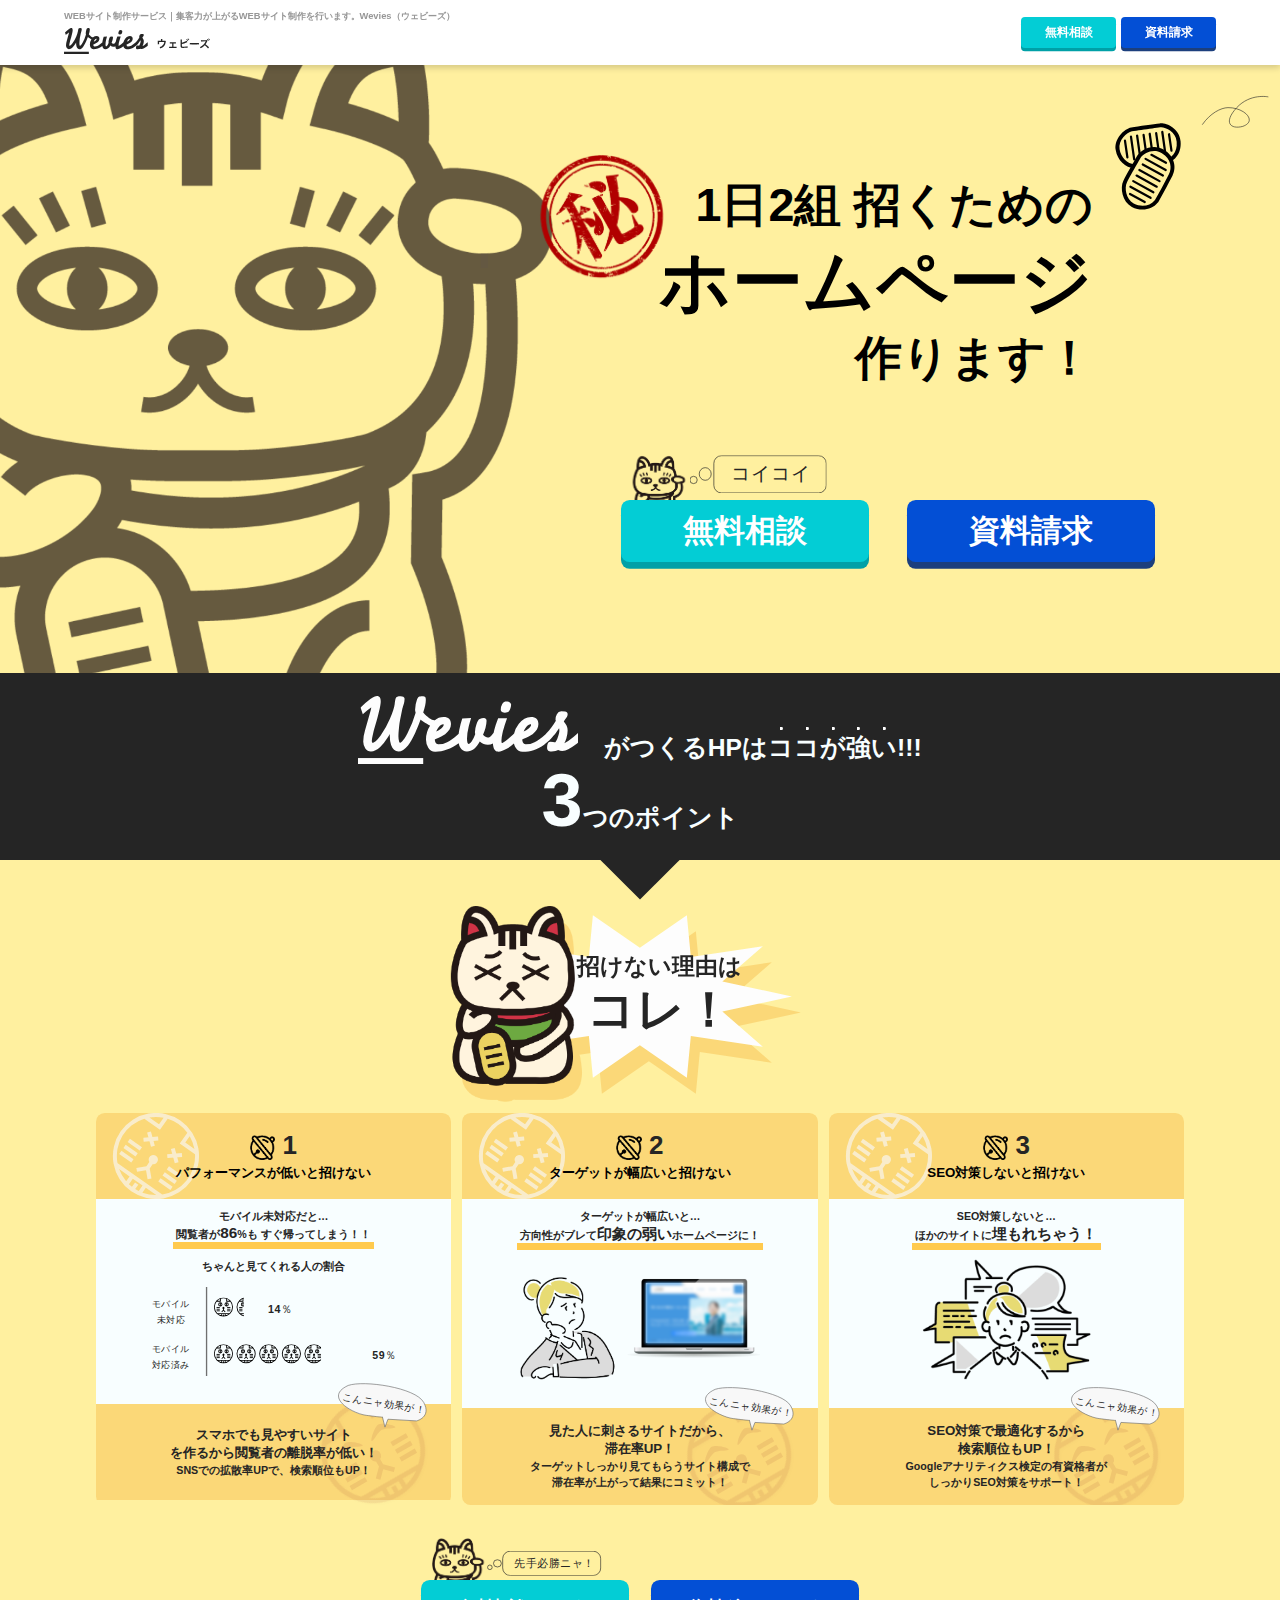
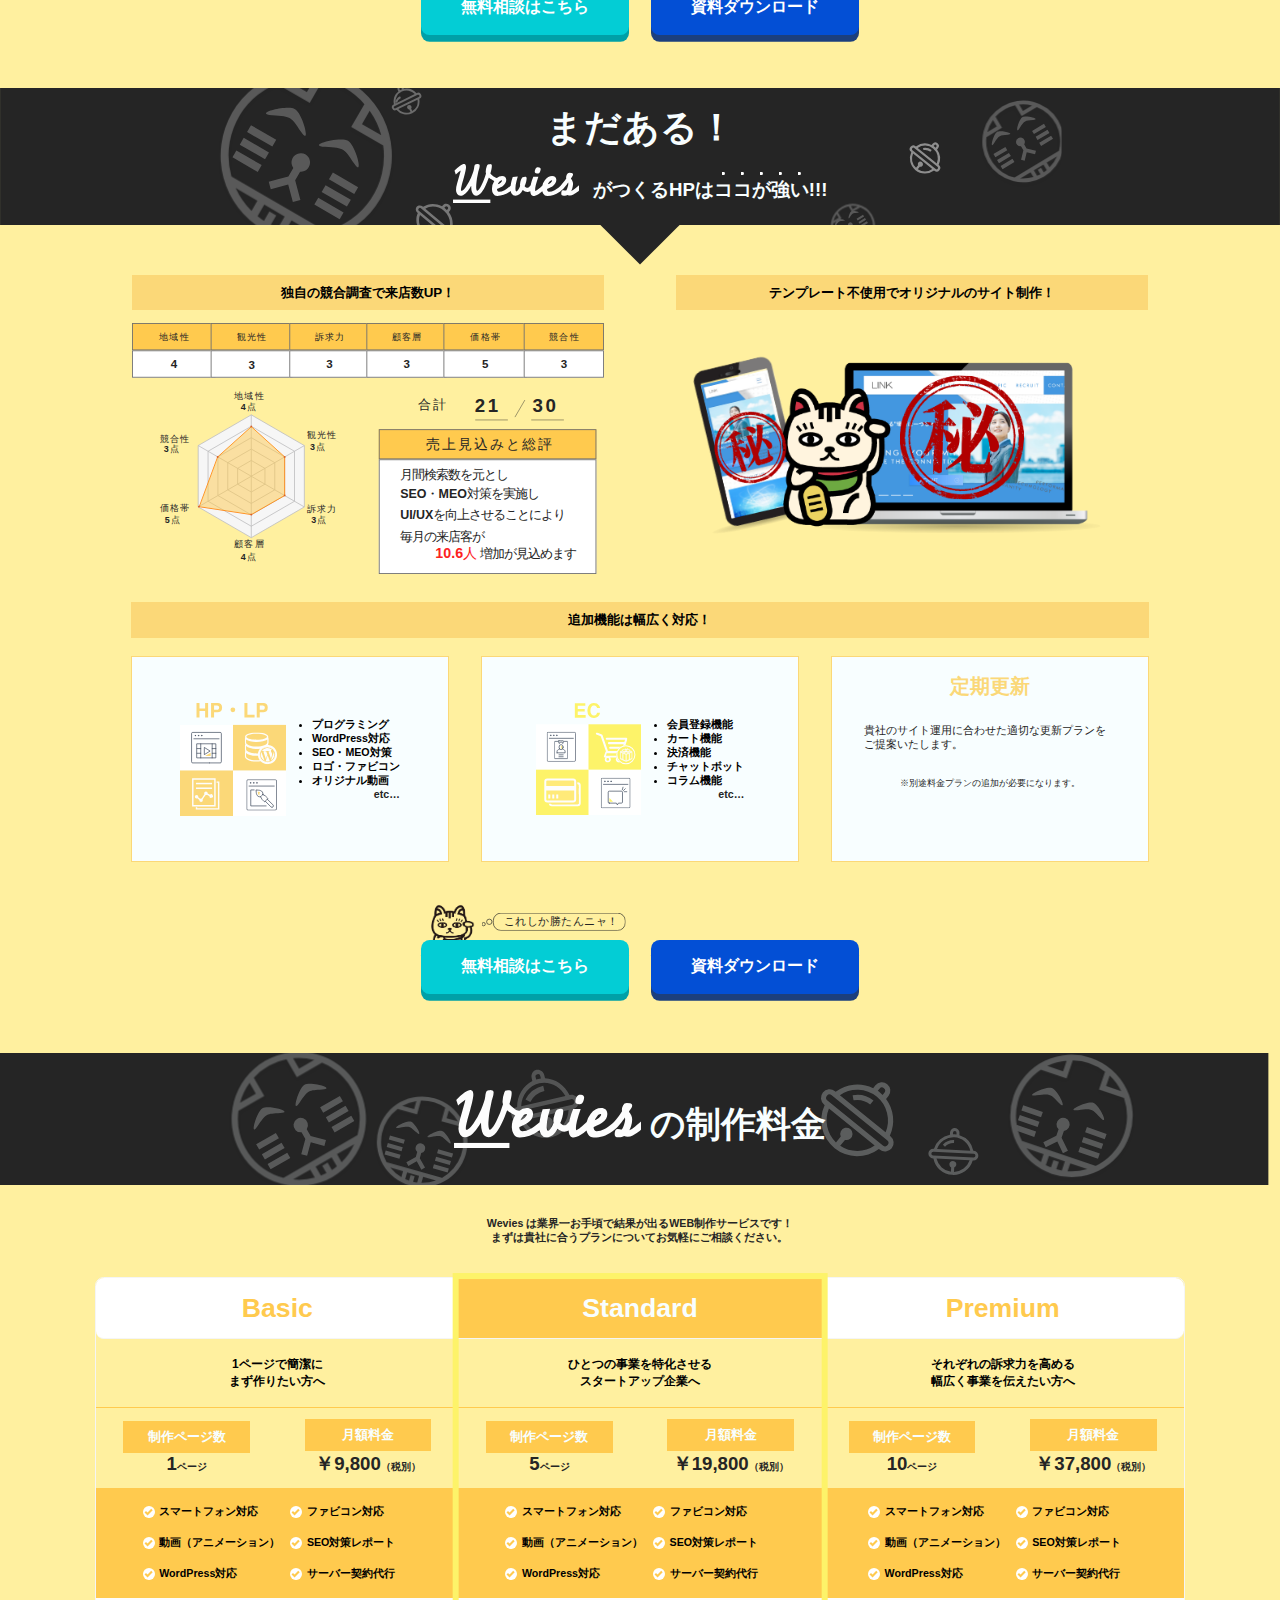
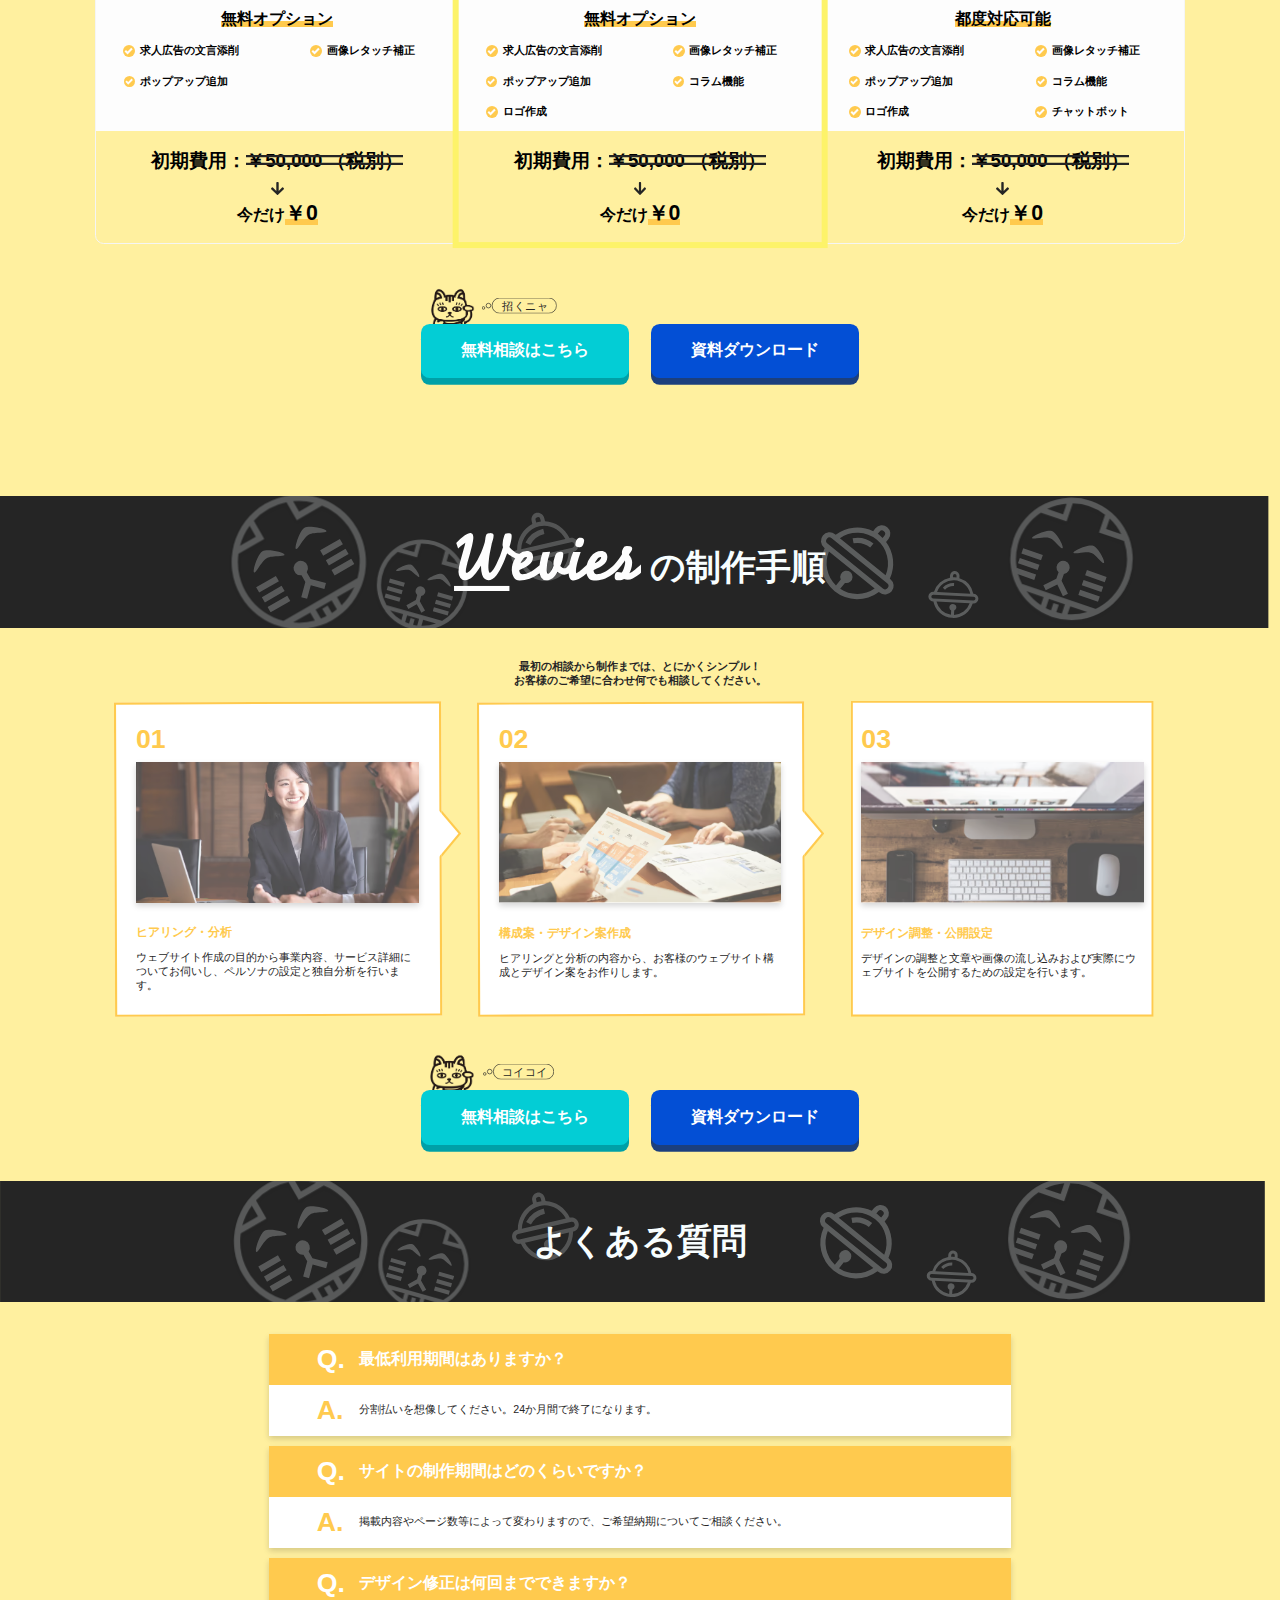
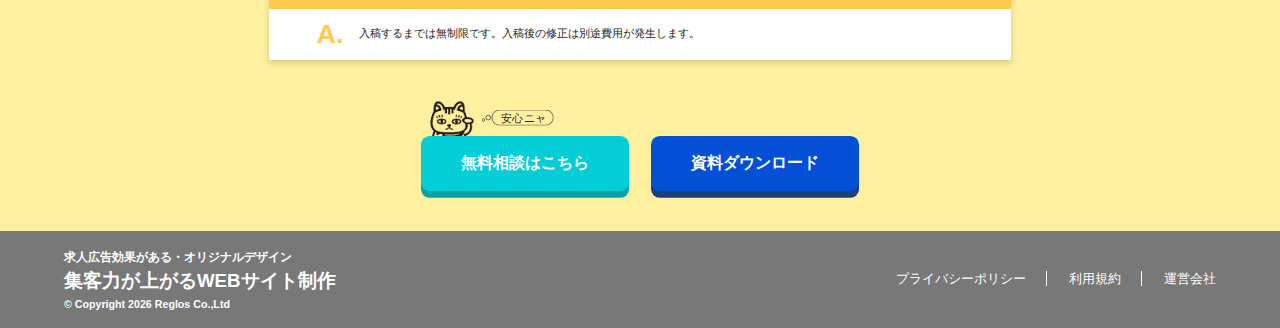
<file: index.html>
<!DOCTYPE html>
<html lang="ja" prefix="og: http://ogp.me/ns# fb: http://ogp.me/ns/fb# website: http://ogp.me/ns/website#">
<head>

<!-- Google Tag Manager -->
<script>(function(w,d,s,l,i){w[l]=w[l]||[];w[l].push({'gtm.start':
    new Date().getTime(),event:'gtm.js'});var f=d.getElementsByTagName(s)[0],
    j=d.createElement(s),dl=l!='dataLayer'?'&l='+l:'';j.async=true;j.src=
    'https://www.googletagmanager.com/gtm.js?id='+i+dl;f.parentNode.insertBefore(j,f);
    })(window,document,'script','dataLayer','GTM-K3RHWFS');
</script>
<!-- End Google Tag Manager -->

    <meta charset="UTF-8">
    <meta http-equiv="X-UA-Compatible" content="IE=edge">
    <meta name="viewport" content="width=device-width, initial-scale=1.0">
    <title>WEBサイト制作サービス｜集客力が上がるWEBサイト制作を行います。Wevies（ウェビーズ）</title>

    <link rel="stylesheet" href="asset/css/slick.css">
    <link rel="stylesheet" href="asset/css/application.css">
    <link rel="stylesheet" href="asset/css/style.css">

    <meta name="description" content="Wevies（ウェビーズ）は集客力が上がるWEBサイト制作を行います。SEO対策やGoogleの基準遵守はもちろん、当社独自の地域性の高い競合調査を含めた評価基準『AAE』を採用し、集客や求人に特化したサイト制作が可能です。" />
    <link rel="apple-touch-icon" sizes="180x180" href="asset/img/favicon/apple-touch-icon.png">
    <link rel="icon" type="image/png" sizes="32x32" href="asset/img/favicon/favicon-32x32.png">
    <link rel="icon" type="image/png" sizes="16x16" href="asset/img/favicon/favicon-16x16.png">
    <link rel="manifest" href="asset/img/favicon/site.webmanifest">
    <link rel="mask-icon" href="asset/img/favicon/safari-pinned-tab.svg" color="#000000">
    <meta name="msapplication-TileColor" content="#ffffff">
    <meta name="theme-color" content="#ffffff">

    <meta property="og:locale" content="ja_JP" />
    <meta property="og:type" content="website" />
    <meta property="og:title" content="WEBサイト制作サービス｜集客力が上がるWEBサイト制作を行います。Wevies（ウェビーズ）" />
    <meta property="og:description" content="Wevies（ウェビーズ）は集客力が上がるWEBサイト制作を行います。SEO対策やGoogleの基準遵守はもちろん、当社独自の地域性の高い競合調査を含めた評価基準『AAE』を採用し、集客や求人に特化したサイト制作が可能です。" />
    <meta property="og:url" content="index.html" />
    <meta property="og:site_name" content="WEBサイト制作サービス｜集客力が上がるWEBサイト制作を行います。Wevies（ウェビーズ）" />
    <meta property="og:image" content="https://wevies.net/manekineko/asset/img/OGP.jpg" />
    <meta property="og:image:secure_url" content="https://wevies.net/manekineko/asset/img/OGP.jpg" />
    <meta property="og:image:width" content="1200" />
    <meta property="og:image:height" content="630" />
    <meta name="twitter:card" content="summary_large_image" />
    <meta name="twitter:description" content="Wevies（ウェビーズ）は集客力が上がるWEBサイト制作を行います。SEO対策やGoogleの基準遵守はもちろん、当社独自の地域性の高い競合調査を含めた評価基準『AAE』を採用し、集客や求人に特化したサイト制作が可能です。" />
    <meta name="twitter:title" content="WEBサイト制作サービス｜集客力が上がるWEBサイト制作を行います。Wevies（ウェビーズ）" />
    <meta name="twitter:image" content="https://wevies.net/manekineko/asset/img/OGP.jpg" />
</head>
<body>

<!-- Google Tag Manager (noscript) -->
<noscript><iframe src="https://www.googletagmanager.com/ns.html?id=GTM-K3RHWFS"
    height="0" width="0" style="display:none;visibility:hidden"></iframe></noscript>
    <!-- End Google Tag Manager (noscript) -->

    <header>
        <div class="wrap">
            <div class="left">
                <h1 class="pc_only">WEBサイト制作サービス｜集客力が上がるWEBサイト制作を行います。Wevies（ウェビーズ）</h1>
                <a href="index.html"><img src="asset/img/header_logo_pc.svg" alt="Wevies（ウェビーズ）"></a>
            </div>

            <div class="right pc_only">
                <a href="contact/">無料相談</a>
                <a href="download/">資料請求</a>
            </div>
        </div>
    </header>
    <main>
        <section id="kv">
            <div class="wrap">
                <h2 class="pc_only">
                    1日2組 招くための
                    <br/><span>ホームページ</span>
                    <br/>作ります！
                </h2>
                <h2 class="sp_only">
                    1日2組
                    <br/>招くための
                </h2>
                <h3 class="sp_only"><span>ホームページ</span></h3>
                <p class="sp_only">作ります！</p>

                <div>
                    <a href="contact/">無料相談</a>
                    <a href="download/">資料請求</a>
                </div>
            </div>
        </section>

        <section id="issue">
            <div class="title">
                <h2><img src="asset/img/logo_white.svg" alt="ウェビーズのロゴ">がつくるHPは<span>コ</span><span>コ</span><span>が</span><span>強</span><span>い</span>!!!</h2>
                <h3><span>3</span>つのポイント</h3>
            </div>
            
            <div class="cat">
                <p>
                    招けない理由は
                    <br/><span>コレ！</span>
                </p>
            </div>

            <div class="wrap">
                <div class="content">
                    <div class="top">
                        <p><img src="asset/img/bell.png" alt="ポイント1"> 1</p>
                        <h4>パフォーマンスが低いと招けない</h4>
                    </div>
                    <div class="middle">
                        <p>
                            モバイル未対応だと…
                            <br/><span>閲覧者が<span>86</span>%も すぐ帰ってしまう！！</span>
                        </p>

                        <p>ちゃんと見てくれる人の割合</p>

                        <img src="asset/img/issue001.svg" alt="ちゃんと見てくれる人の割合">
                    </div>
                    <div class="bottom">
                        <p>
                            スマホでも見やすいサイト
                            <br/>を作るから閲覧者の離脱率が低い！
                        </p>
                        <p><small>SNSでの拡散率UPで、検索順位もUP！</small></p>
                    </div>
                </div>

                <div class="content">
                    <div class="top">
                        <p><img src="asset/img/bell.png" alt="ポイント2"> 2</p>
                        <h4>ターゲットが幅広いと招けない</h4>
                    </div>
                    <div class="middle">
                        <p>
                            ターゲットが幅広いと…
                            <br/><span>方向性がブレて<span>印象の弱い</span>ホームページに！</span>
                        </p>

                        <picture>
                            <img src="asset/img/issue002.png" alt="ターゲットが幅広いと招けない">
                        </picture>
                    </div>
                    <div class="bottom">
                        <p>
                            見た人に刺さるサイトだから、
                            <br/>滞在率UP！
                        </p>
                        <p><small>ターゲットしっかり見てもらうサイト構成で
                            <br/>滞在率が上がって結果にコミット！</small></p>
                    </div>
                </div>

                <div class="content">
                    <div class="top">
                        <p><img src="asset/img/bell.png" alt="ポイント3"> 3</p>
                        <h4>SEO対策しないと招けない</h4>
                    </div>
                    <div class="middle">
                        <p>
                            SEO対策しないと…
                            <br/><span>ほかのサイトに<span>埋もれちゃう！</span></span>
                        </p>

                        <picture>
                            <img src="asset/img/issue003.png" alt="パフォーマンスが低いと招けない">
                        </picture>
                        
                    </div>
                    <div class="bottom">
                        <p>
                            SEO対策で最適化するから
                            <br/>検索順位もUP！
                        </p>
                        <p><small>Googleアナリティクス検定の有資格者が
                            <br/>しっかりSEO対策をサポート！
                        </small></p>
                    </div>
                </div>
            </div>

            <div class="cta">
                <a href="contact/">無料相談<span class="pc_inline">はこちら</span></a>
                <a href="download/">資料<span class="pc_inline">ダウンロード</span><span class="sp_inline">請求</span></a>
            </div>
        </section>

        <section id="feature">
            <div class="title">
                <h3>まだある！</h3>
                <h2><img src="asset/img/logo_white.svg" alt="ウェビーズのロゴ">がつくるHPは<span>コ</span><span>コ</span><span>が</span><span>強</span><span>い</span>!!!</h2>
            </div>

            <div class="wrap">
                <div class="top">
                    <div>
                        <h4>独自の競合調査で来店数UP！</h4>
                        <img src="asset/img/feature001.svg" alt="独自の競合調査で来店数UP！">
                    </div>
                    <div>
                        <h4>テンプレート不使用でオリジナルのサイト制作！</h4>
                        <picture>
                            <img src="asset/img/feature002.png" alt="テンプレート不使用でオリジナルのサイト制作！">
                        </picture>
                    </div>
                </div>
                <div class="bottom">
                    <h4>追加機能は幅広く対応！</h4>
                    <div class="content">
                        <div>
                            <img src="asset/img/feature003.svg" alt="HP・LP">
                            <ul>
                                <li>プログラミング</li>
                                <li>WordPress対応</li>
                                <li>SEO・MEO対策</li>
                                <li>ロゴ・ファビコン</li>
                                <li>オリジナル動画</li>
                                <p>etc…</p>
                            </ul>
                        </div>
                        <div>
                            <img src="asset/img/feature004.svg" alt="EC">
                            <ul>
                                <li>会員登録機能</li>
                                <li>カート機能</li>
                                <li>決済機能</li>
                                <li>チャットボット</li>
                                <li>コラム機能</li>
                                <p>etc…</p>
                            </ul>
                        </div>
                        <div>
                            <h5>定期更新</h5>

                            <p>貴社のサイト運用に合わせた適切な更新プランをご提案いたします。</p>
                            <p>※別途料金プランの追加が必要になります。</p>
                        </div>
                    </div>
                </div>
            </div>

            <div class="cat sp_flex">
                <p>こんなにできて</p>
                <p><span>月額9,800円～</span></p>
                <p>集客特化型<br/>ホームページ</p>
            </div>

            <div class="cta">
                <a href="contact/">無料相談<span class="pc_inline">はこちら</span></a>
                <a href="download/">資料<span class="pc_inline">ダウンロード</span><span class="sp_inline">請求</span></a>
            </div>
        </section>

        <section id="price">    
            <h2><img src="asset/img/logo_white.svg" alt="Wevies（ウェビーズ）">の制作料金</h2>

            <p>Wevies は業界一お手頃で結果が出るWEB制作サービスです！<br class="pc_only"/>まずは貴社に合うプランについてお気軽にご相談ください。</p>

            <img id="bubble" src="asset/img/bubble.png" alt="push">
            <!-- <img class="bubble2 sp_only" src="asset/img/bubble.png" alt="push"> -->
            <div class="table pc_only">
                <div class="basic">
                    <h3>Basic</h3>
                    <h4>1ページで簡潔に
                        <br/>まず作りたい方へ</h4>
                    <div class="page_price">
                        <div>
                            <h4>制作ページ数</h4>
                            <p>1<small>ページ</small></p>
                        </div>
                        <div>
                            <h4>月額料金</h4>
                            <p>￥9,800<small>（税別）</small></p>
                        </div>
                    </div>
                    
                    <div class="must">
                        <ul>
                            <li>スマートフォン対応</li>
                            <li>動画（アニメーション）</li>
                            <li>WordPress対応</li>
                        </ul>
                        <ul>
                            <li>ファビコン対応</li>
                            <li>SEO対策レポート</li>
                            <li>サーバー契約代行</li>
                        </ul>
                    </div>
                    <div class="case">
                        <h4>無料オプション</h4>
                        <div>
                            <ul>
                                <li>求人広告の文言添削</li>
                                <li>ポップアップ追加</li>
                                <li class="bash">　</li>
                            </ul>
                            <ul>
                                <li>画像レタッチ補正</li>
                                <li class="bash">　</li>
                                <li class="bash">　</li>
                            </ul>
                        </div>
                    </div>

                    <div class="campaign">
                        <h4>初期費用：<span>￥50,000 （税別）</span></h4>
                        <img src="asset/img/under_arrow.svg" alt="arrow">
                        <h3>今だけ<span>￥0</span></h3>
                    </div>
                </div>
                <div class="standard">
                    <h3>Standard</h3>
                    <h4>ひとつの事業を特化させる
                        <br/>スタートアップ企業へ</h4>
                        
                    <div class="page_price">
                        <div>
                            <h4>制作ページ数</h4>
                            <p>5<small>ページ</small></p>
                        </div>
                        <div>
                            <h4>月額料金</h4>
                            <p>￥19,800<small>（税別）</small></p>
                        </div>
                    </div>
                    <div class="must">
                        <ul>
                            <li>スマートフォン対応</li>
                            <li>動画（アニメーション）</li>
                            <li>WordPress対応</li>
                        </ul>
                        <ul>
                            <li>ファビコン対応</li>
                            <li>SEO対策レポート</li>
                            <li>サーバー契約代行</li>
                        </ul>
                    </div>
                    <div class="case">
                        <h4>無料オプション</h4>
                        <div>
                            <ul>
                                <li>求人広告の文言添削</li>
                                <li>ポップアップ追加</li>
                                <li>ロゴ作成</li>
                            </ul>
                            <ul>
                                <li>画像レタッチ補正</li>
                                <li>コラム機能</li>
                                <li class="bash">　</li>
                            </ul>
                        </div>
                    </div>
                    <div class="campaign">
                        <h4>初期費用：<span>￥50,000 （税別）</span></h4>
                        <img src="asset/img/under_arrow.svg" alt="arrow">
                        <h3>今だけ<span>￥0</span></h3>
                    </div>
                </div>
                <div class="premium">
                    <h3>Premium</h3>
                    <h4>それぞれの訴求力を高める
                        <br/>幅広く事業を伝えたい方へ</h4>
                        
                    <div class="page_price">
                        <div>
                            <h4>制作ページ数</h4>
                            <p>10<small>ページ</small></p>
                        </div>
                        <div>
                            <h4>月額料金</h4>
                            <p>￥37,800<small>（税別）</small></p>
                        </div>
                    </div>
                    <div class="must">
                        <ul>
                            <li>スマートフォン対応</li>
                            <li>動画（アニメーション）</li>
                            <li>WordPress対応</li>
                        </ul>
                        <ul>
                            <li>ファビコン対応</li>
                            <li>SEO対策レポート</li>
                            <li>サーバー契約代行</li>
                        </ul>
                    </div>
                    <div class="case">
                        <h4>都度対応可能</h4>
                        <div>
                            <ul>
                                <li>求人広告の文言添削</li>
                                <li>ポップアップ追加</li>
                                <li>ロゴ作成</li>
                            </ul>
                            <ul>
                                <li>画像レタッチ補正</li>
                                <li>コラム機能</li>
                                <li>チャットボット</li>
                            </ul>
                        </div>
                    </div>
                    <div class="campaign">
                        <h4>初期費用：<span>￥50,000 （税別）</span></h4>
                        <img src="asset/img/under_arrow.svg" alt="arrow">
                        <h3>今だけ<span>￥0</span></h3>
                    </div>
                </div>
            </div>

            <div class="content sp_only">
                <div class="select_price">
                    <p id="btn01" class="is-active">Basic</p>
                    <p id="btn02">Standard</p>
                    <p id="btn03">Premium</p>
                </div>
                <div class="select_inner">
                    <div id="txt01" class="is-active">
                        <h3>1ページで簡潔に<br/>〜まず作りたい方へ〜</h3>
                        <div class="page_price">
                            <div>
                                <h4>制作ページ数</h4>
                                <p>1<small>ページ</small></p>
                            </div>
                            <div>
                                <h4>月額料金</h4>
                                <p>￥9,800<small>（税別）</small></p>
                            </div>
                        </div>
                        <div class="must">
                            <ul>
                                <li>スマートフォン対応</li>
                                <li>動画（アニメーション）</li>
                                <li>WordPress対応</li>
                            </ul>
                            <ul>
                                <li>ファビコン対応</li>
                                <li>SEO対策レポート</li>
                                <li>サーバー契約代行</li>
                            </ul>
                        </div>
                        <div class="case">
                            <h4>都度対応可能</h4>
                            <div>
                                <ul>
                                    <li>求人広告の文言添削</li>
                                    <li>ポップアップ追加</li>
                                    <li class="bash">　</li>
                                </ul>
                                <ul>
                                    <li>画像レタッチ補正</li>
                                    <li class="bash">　</li>
                                    <li class="bash">　</li>
                                </ul>
                            </div>
                        </div>
                        <div class="campaign">
                            <h4>初期費用：<span>￥50,000 （税別）</span></h4>
                            <img src="asset/img/under_arrow.svg" alt="arrow">
                            <h3>今だけ<span>￥0</span></h3>
                        </div>
                    </div>

                    <div id="txt02">
                        <h3>ひとつの事業を特化させる
                            <br/>～スタートアップ企業へ～</h3>
                        <div class="page_price">
                            <div>
                                <h4>制作ページ数</h4>
                                <p>5<small>ページ</small></p>
                            </div>
                            <div>
                                <h4>月額料金</h4>
                                <p>￥19,800<small>（税別）</small></p>
                            </div>
                        </div>
                        <div class="must">
                            <ul>
                                <li>スマートフォン対応</li>
                                <li>動画（アニメーション）</li>
                                <li>WordPress対応</li>
                            </ul>
                            <ul>
                                <li>ファビコン対応</li>
                                <li>SEO対策レポート</li>
                                <li>サーバー契約代行</li>
                            </ul>
                        </div>
                        <div class="case">
                            <h4>都度対応可能</h4>
                            <div>
                                <ul>
                                    <li>求人広告の文言添削</li>
                                    <li>ポップアップ追加</li>
                                    <li>ロゴ作成</li>
                                </ul>
                                <ul> 
                                    <li>画像レタッチ補正</li>
                                    <li>コラム機能</li>
                                    <li class="bash">　</li>
                                </ul>
                            </div>
                        </div>
                        <div class="campaign">
                            <h4>初期費用：<span>￥50,000 （税別）</span></h4>
                            <img src="asset/img/under_arrow.svg" alt="arrow">
                            <h3>今だけ<span>￥0</span></h3>
                        </div>
                    </div>

                    <div id="txt03">
                        <h3>それぞれの訴求力を高める
                            <br/>～幅広く事業を伝えたい方へ～</h3>
                        <div class="page_price">
                            <div>
                                <h4>制作ページ数</h4>
                                <p>10<small>ページ</small></p>
                            </div>
                            <div>
                                <h4>月額料金</h4>
                                <p>￥37,800<small>（税別）</small></p>
                            </div>
                        </div>
                        <div class="must">
                            <ul>
                                <li>スマートフォン対応</li>
                                <li>動画（アニメーション）</li>
                                <li>WordPress対応</li>
                            </ul>
                            <ul>
                                <li>ファビコン対応</li>
                                <li>SEO対策レポート</li>
                                <li>サーバー契約代行</li>
                            </ul>
                        </div>
                        <div class="case">
                            <h4>都度対応可能</h4>
                            <div>
                                <ul>
                                    <li>求人広告の文言添削</li>
                                    <li>ポップアップ追加</li>
                                    <li>ロゴ作成</li>
                                </ul>
                                <ul>
                                    <li>画像レタッチ補正</li>
                                    <li>コラム機能</li>
                                    <li>チャットボット</li>
                                </ul>
                            </div>
                        </div>
                        <div class="campaign">
                            <h4>初期費用：<span>￥50,000 （税別）</span></h4>
                            <img src="asset/img/under_arrow.svg" alt="arrow">
                            <h3>今だけ<span>￥0</span></h3>
                        </div>
                    </div>
                </div>
            </div>
            
            <div class="cta">
                <a href="contact/">無料相談<span class="pc_inline">はこちら</span></a>
                <a href="download/">資料<span class="pc_inline">ダウンロード</span><span class="sp_inline">請求</span></a>
            </div>
        </section>

        <section id="flow">
            <h2><img src="asset/img/logo_white.svg" alt="Wevies（ウェビーズ）">の制作手順</h2>
            <div class="wrap">
                <p>最初の相談から制作までは、とにかくシンプル！<br/>お客様のご希望に合わせ何でも相談してください。</p>

                <div class="flow_list">
                    <div>
                        <h4>01</h4>
                        <picture>
                            <source srcset="asset/img/flow01.avif" type="image/avif">
                            <source srcset="asset/img/flow01.webp" type="image/webp">
                            <img src="asset/img/flow01.jpg" alt="ヒアリング・分析">
                        </picture>
                        <h3>ヒアリング・分析</h3>
                        <p>ウェブサイト作成の目的から事業内容、サービス詳細についてお伺いし、ペルソナの設定と独自分析を行います。</p>
                    </div>

                    <div>
                        <h4>02</h4>
                        <picture>
                            <source srcset="asset/img/flow02.avif" type="image/avif">
                            <source srcset="asset/img/flow02.webp" type="image/webp">
                            <img src="asset/img/flow02.jpg" alt="構成案・デザイン案作成">
                        </picture>
                        <h3>構成案・デザイン案作成</h3>
                        <p>ヒアリングと分析の内容から、お客様のウェブサイト構成とデザイン案をお作りします。</p>
                    </div>

                    <div>
                        <h4>03</h4>
                        <picture>
                            <source srcset="asset/img/flow03.avif" type="image/avif">
                            <source srcset="asset/img/flow03.webp" type="image/webp">
                            <img src="asset/img/flow03.jpg" alt="デザイン調整・公開設定">
                        </picture>
                        <h3>デザイン調整・公開設定</h3>
                        <p>デザインの調整と文章や画像の流し込みおよび実際にウェブサイトを公開するための設定を行います。</p>
                    </div>
                </div>
            </div>
            <div class="cta">
                <a href="contact/">無料相談<span class="pc_inline">はこちら</span></a>
                <a href="download/">資料<span class="pc_inline">ダウンロード</span><span class="sp_inline">請求</span></a>
            </div>
        </section>

        <section id="faq">
            <h2>よくある質問</h2>

            <div class="content">
                <div class="question">
                    <h4>Q.</h4>
                    <h3>最低利用期間はありますか？</h3>
                </div>
                <div class="answer">
                    <h4>A.</h4>
                    <p>分割払いを想像してください。<br class="sp_only"/>24か月間で終了になります。</p>
                </div>
            </div>

            <div class="content">
                <div class="question">
                    <h4>Q.</h4>
                    <h3>サイトの制作期間はどのくらいですか？</h3>
                </div>
                <div class="answer">
                    <h4>A.</h4>
                    <p>掲載内容やページ数等によって変わりますので、<br class="sp_only"/>ご希望納期についてご相談ください。</p>
                </div>
            </div>

            <div class="content">
                <div class="question">
                    <h4>Q.</h4>
                    <h3>デザイン修正は何回までできますか？</h3>
                </div>
                <div class="answer">
                    <h4>A.</h4>
                    <p>入稿するまでは無制限です。<br class="sp_only"/>入稿後の修正は別途費用が発生します。</p>
                </div>
            </div>

            <div class="cta">
                <a href="contact/">無料相談<span class="pc_inline">はこちら</span></a>
                <a href="download/">資料<span class="pc_inline">ダウンロード</span><span class="sp_inline">請求</span></a>
            </div>
        </section>
    </main>
    <footer>
        <div class="wrap">
            <div class="left">
                <h3>求人広告効果がある・オリジナルデザイン</h3>
                <a href="#"><h2>集客力が上がる<br class="sp_only"/>WEBサイト制作</h2></a>
                <p class="copylight pc_only">&copy; Copyright <script type="text/javascript">document.write(new Date().getFullYear());</script> Reglos Co.,Ltd</p>
            </div>

            <div class="right">
                <a href="https://reglos.net/privacy.html" target="_blank" rel="noopener noreferrer">プライバシーポリシー</a>
                <a href="data_kiyaku.pdf" target="_blank" rel="noopener noreferrer">利用規約</a>
                <a href="https://reglos.net/" target="_blank" rel="noopener noreferrer">運営会社</a>
            </div>
            <p class="copylight sp_only">&copy; Copyright <script type="text/javascript">document.write(new Date().getFullYear());</script> Reglos Co.,Ltd</p>
        </div>
    </footer>
    <script type="text/javascript" src="asset/js/price.js"></script>
</body>
</html>
</file>
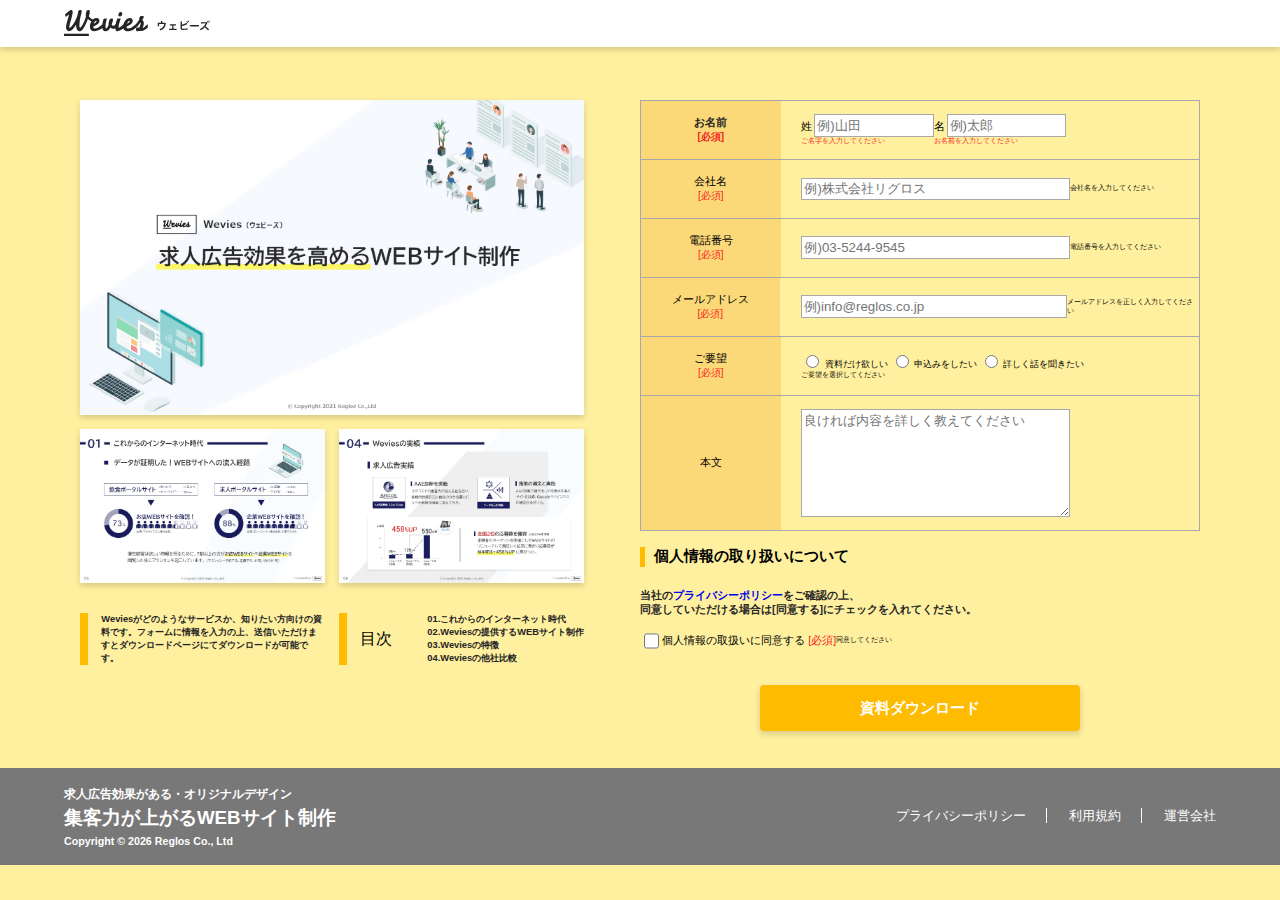
<file: download/index.html>
<!DOCTYPE html>
<html lang="ja" prefix="og: http://ogp.me/ns# fb: http://ogp.me/ns/fb# article: http://ogp.me/ns/article#">
<head>

<!-- Google Tag Manager -->
<script>(function(w,d,s,l,i){w[l]=w[l]||[];w[l].push({'gtm.start':
    new Date().getTime(),event:'gtm.js'});var f=d.getElementsByTagName(s)[0],
    j=d.createElement(s),dl=l!='dataLayer'?'&l='+l:'';j.async=true;j.src=
    'https://www.googletagmanager.com/gtm.js?id='+i+dl;f.parentNode.insertBefore(j,f);
    })(window,document,'script','dataLayer','GTM-K3RHWFS');
</script>
<!-- End Google Tag Manager -->

    <meta charset="UTF-8">
    <meta http-equiv="X-UA-Compatible" content="IE=edge">
    <meta name="viewport" content="width=device-width, initial-scale=1.0">
    <title>資料請求｜WEBサイト制作サービス｜集客力が上がるWEBサイト制作を行います。Wevies（ウェビーズ）</title>

    <link rel="apple-touch-icon" sizes="180x180" href="../asset/img/favicon/apple-touch-icon.png">
    <link rel="icon" type="image/png" sizes="32x32" href="../asset/img/favicon/favicon-32x32.png">
    <link rel="icon" type="image/png" sizes="16x16" href="../asset/img/favicon/favicon-16x16.png">
    <link rel="manifest" href="../asset/img/favicon/site.webmanifest">
    <link rel="mask-icon" href="../asset/img/favicon/safari-pinned-tab.svg" color="#000000">
    <meta name="msapplication-TileColor" content="#ffffff">
    <meta name="theme-color" content="#ffffff">

    <link rel="stylesheet" href="../asset/css/application.css">
    <link rel="stylesheet" href="../asset/css/download.css">

    <meta property="og:locale" content="ja_JP" />
    <meta property="og:type" content="article" />
    <meta property="og:title" content="資料請求｜WEBサイト制作サービス｜集客力が上がるWEBサイト制作を行います。Wevies（ウェビーズ）" />
    <meta property="og:description" content="Wevies（ウェビーズ）は集客力が上がるWEBサイト制作を行います。SEO対策やGoogleの基準順守はもちろん、当社独自の地域性の高い競合調査を含めた評価基準『AAE』を採用し、集客や求人に特化したサイト制作が可能です。" />
    <meta property="og:url" content="index.html" />
    <meta property="og:site_name" content="資料請求｜WEBサイト制作サービス｜集客力が上がるWEBサイト制作を行います。Wevies（ウェビーズ）" />
    <meta property="og:image" content="https://wevies.net/manekineko/asset/img/OGP.jpg" />
    <meta property="og:image:secure_url" content="https://wevies.net/manekineko/asset/img/OGP.jpg" />
    <meta property="og:image:width" content="1200" />
    <meta property="og:image:height" content="630" />
    <meta name="twitter:card" content="summary_large_image" />
    <meta name="twitter:description" content="Wevies（ウェビーズ）は集客力が上がるWEBサイト制作を行います。SEO対策やGoogleの基準順守はもちろん、当社独自の地域性の高い競合調査を含めた評価基準『AAE』を採用し、集客や求人に特化したサイト制作が可能です。" />
    <meta name="twitter:title" content="資料請求｜WEBサイト制作サービス｜集客力が上がるWEBサイト制作を行います。Wevies（ウェビーズ）" />
    <meta name="twitter:image" content="https://wevies.net/manekineko/asset/img/OGP.jpg" />

    <script src="https://sdk.form.run/js/v2/formrun.js"></script>   
</head>
<body>

<!-- Google Tag Manager (noscript) -->
<noscript><iframe src="https://www.googletagmanager.com/ns.html?id=GTM-K3RHWFS"
    height="0" width="0" style="display:none;visibility:hidden"></iframe></noscript>
    <!-- End Google Tag Manager (noscript) -->

    <header>
        <div class="wrap">
            <div class="left">
                <a href="../index.html"><img src="../asset/img/header_logo_pc.svg" alt="Wevies（ウェビーズ）"></a>
            </div>

            <!-- <div class="right pc_only">
                <a href="../contact/">無料相談はこちら</a>
                <a href="index.html">資料ダウンロード</a>
            </div> -->
        </div>
    </header>
    <main>
        <div id="download">
            <div class="wrap">
                <div class="left">
                    <picture>
                        <source srcset="../asset/img/pp001.avif" type="image/avif">
                        <source srcset="../asset/img/pp001.webp" type="image/webp">
                        <img src="../asset/img/pp001.jpg" alt="表紙">
                    </picture>
                    <div>
                        <picture>
                            <source srcset="../asset/img/pp002.avif" type="image/avif">
                            <source srcset="../asset/img/pp002.webp" type="image/webp">
                            <img src="../asset/img/pp002.jpg" alt="時代背景">
                        </picture>
                        <picture>
                            <source srcset="../asset/img/pp003.avif" type="image/avif">
                            <source srcset="../asset/img/pp003.webp" type="image/webp">
                            <img src="../asset/img/pp003.jpg" alt="実績">
                        </picture>
                    </div>

                    <div class="txt pc_only">
                        <div>
                            <p>Weviesがどのようなサービスか、知りたい方向けの資料です。フォームに情報を入力の上、送信いただけますとダウンロードページにてダウンロードが可能です。</p>
                        </div>
                        <div>
                            <h3>目次</h3>
                            <div>
                                <p>01.これからのインターネット時代</p>
                                <p>02.Weviesの提供するWEBサイト制作</p>
                                <p>03.Weviesの特徴</p>
                                <p>04.Weviesの他社比較</p>
                            </div>
                        </div>
                    </div>
                </div>
                <div class="right">

                    <!-- class, action, methodを変更しないでください -->
                    <form class="formrun" action="https://hyperform.jp/api/sYQuq5Wc" method="post">
                        <!-- ↓自由に要素を追加・編集することができます -->
                        <div class="form_wrap">
                            <div class="flex">
                                <p class="left">お名前<br/><span class="red">[必須]</span></p>
                                <div class="right flex final">
                                    <div>
                                        <label for="second_name">姓</label>
                                        <input id="second_name" name="姓" type="text" placeholder="例)山田" data-formrun-required>
                                        <div class="red" data-formrun-show-if-error="姓">ご名字を入力してください</div>
                                    </div>
                                    <div>
                                        <label for="first_name">名</label>
                                        <input id="first_name" name="名" type="text" placeholder="例)太郎" data-formrun-required>
                                        <div class="red" data-formrun-show-if-error="名">お名前を入力してください</div>
                                    </div>
                                </div>
                            </div>
            
                            <div class="flex">
                                <label for="company" class="left">会社名
                                    <br/><span class="red">[必須]</span>
                                </label>
                                <input id="company" class="right" name="会社名" type="text" placeholder="例)株式会社リグロス" data-formrun-required>
                                <div data-formrun-show-if-error="会社名">会社名を入力してください</div>
                            </div>
                        
                            <div class="flex">
                                <label for="tel" class="left">電話番号
                                    <br/><span class="red">[必須]</span>
                                </label>
                                <input id="tel" class="right" type="tel" name="電話番号" data-formrun-type="tel" placeholder="例)03-5244-9545" data-formrun-required>
                                <div data-formrun-show-if-error="電話番号">電話番号を入力してください</div>
                            </div>
                        
                            <div class="flex">
                                <label for="email" class="left">メールアドレス
                                    <br/><span class="red">[必須]</span></label>
                                <input id="email" class="right" name="email" type="email" data-formrun-type="email" placeholder="例)info@reglos.co.jp" data-formrun-required>
                                <div data-formrun-show-if-error="email">メールアドレスを正しく入力してください</div>
                            </div>

                            <fieldset class="flex">
                                <span class="left">ご要望
                                    <br><span class="red">[必須]</span></span>
                                <div class="right">
                                    <label class="form-check-label form-check-inline">
                                    <input class="form-check-input" type="radio" name="ご要望" value="資料だけ欲しい" data-formrun-required>
                                    資料だけ欲しい
                                    </label>
                                    <label class="form-check-label form-check-inline">
                                    <input class="form-check-input" type="radio" name="ご要望" value="申込みをしたい" data-formrun-required>
                                    申込みをしたい
                                    </label>
                                    <label class="form-check-label form-check-inline">
                                        <br class="sp_only"/>
                                    <input class="form-check-input" type="radio" name="ご要望" value="詳しく話を聞きたい" data-formrun-required>
                                    詳しく話を聞きたい
                                    </label>
                                    <br>
                                    <span class="text-danger" data-formrun-show-if-error="ご要望">ご要望を選択してください</span>
                                </div>
                            </fieldset>
                        
                            <div class="flex final">
                                <div class="left big">
                                    <label for="description" class=>本文</label>
                                </div>
                                <textarea id="description" class="right" name="本文" placeholder="良ければ内容を詳しく教えてください"></textarea>
                            </div>
                        </div>

                        <h3>個人情報の取り扱いについて</h3>
                        <p style="text-align: left;">当社の<a href="https://reglos.net/privacy.html" target="_blank" rel="noopener noreferrer">プライバシーポリシー</a>をご確認の上、<br/>同意していただける場合は[同意する]にチェックを入れてください。</p>

                        <div class="check">
                            <input id="check" type="checkbox" name="個人情報の取扱いに同意する" data-formrun-required>
                            <label for="check">個人情報の取扱いに同意する <span class="red">[必須]</span></label>
                            <div data-formrun-show-if-error="個人情報の取扱いに同意する">同意してください</div>
                        </div>
                        <!-- <p>当社の個人情報保護方針に同意の上、<br class="sp_only"/>送信してください。</p> -->
                    
                        <div class="btn_wrap">
                            <button type="submit" data-formrun-error-text="未入力の項目があります" data-formrun-submitting-text="送信中...">資料ダウンロード</button>
                        </div>
                        
                    </form>
                </div>
            </div>
        </div>
    </main>
    <footer>
        <div class="wrap">
            <div class="left">
                <h3>求人広告効果がある・オリジナルデザイン</h3>
                <a href="../index.html"><h2>集客力が上がる<br class="sp_only"/>WEBサイト制作</h2></a>
                <p class="copylight pc_only">Copyright &copy; <script type="text/javascript">document.write(new Date().getFullYear());</script> Reglos Co., Ltd</p>
            </div>

            <div class="right">
                <a href="https://reglos.net/privacy.html" target="_blank" rel="noopener noreferrer">プライバシーポリシー</a>
                <a href="../data_kiyaku.pdf" target="_blank" rel="noopener noreferrer">利用規約</a>
                <a href="https://reglos.net/" target="_blank" rel="noopener noreferrer">運営会社</a>
            </div>
            <p class="copylight sp_only">Copyright &copy; <script type="text/javascript">document.write(new Date().getFullYear());</script> Reglos Co., Ltd</p>
        </div>
    </footer>
</body>
</html>
</file>
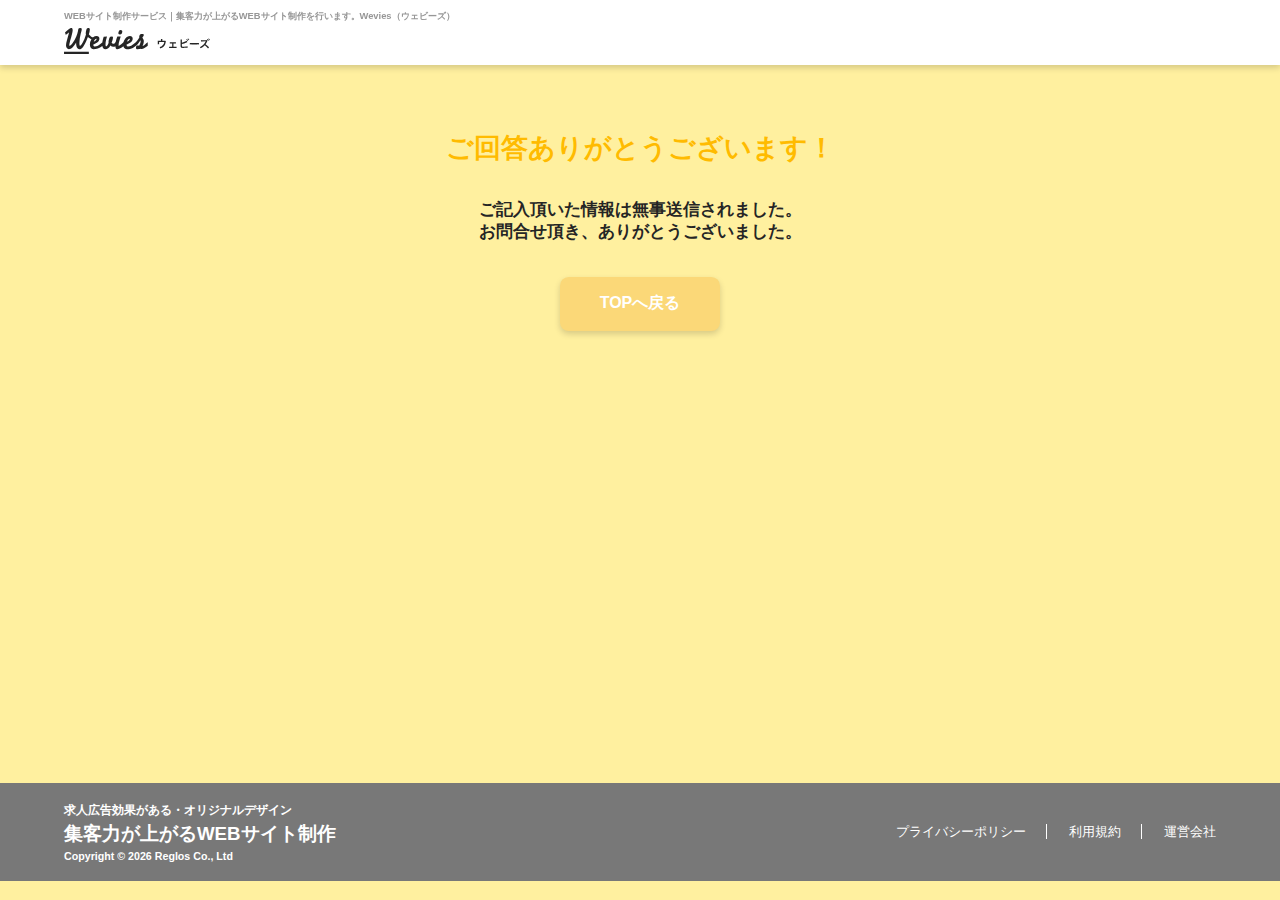
<file: contact/thanks.html>
<!DOCTYPE html>
<html lang="ja" prefix="og: http://ogp.me/ns# fb: http://ogp.me/ns/fb# article: http://ogp.me/ns/article#">
<head>

<!-- Google Tag Manager -->
    <script>(function(w,d,s,l,i){w[l]=w[l]||[];w[l].push({'gtm.start':
        new Date().getTime(),event:'gtm.js'});var f=d.getElementsByTagName(s)[0],
        j=d.createElement(s),dl=l!='dataLayer'?'&l='+l:'';j.async=true;j.src=
        'https://www.googletagmanager.com/gtm.js?id='+i+dl;f.parentNode.insertBefore(j,f);
        })(window,document,'script','dataLayer','GTM-K3RHWFS');
    </script>
<!-- End Google Tag Manager -->

    <meta charset="UTF-8">
    <meta name="robots" content="noindex,nofollow"/>
    <meta http-equiv="X-UA-Compatible" content="IE=edge">
    <meta name="viewport" content="width=device-width, initial-scale=1.0">
    <title>ご回答ありがとうございます｜WEBサイト制作サービス｜集客力が上がるWEBサイト制作を行います。Wevies（ウェビーズ）</title>

    <link rel="apple-touch-icon" sizes="180x180" href="../asset/img/favicon/apple-touch-icon.png">
    <link rel="icon" type="image/png" sizes="32x32" href="../asset/img/favicon/favicon-32x32.png">
    <link rel="icon" type="image/png" sizes="16x16" href="../asset/img/favicon/favicon-16x16.png">
    <link rel="manifest" href="../asset/img/favicon/site.webmanifest">
    <link rel="mask-icon" href="../asset/img/favicon/safari-pinned-tab.svg" color="#000000">
    <meta name="msapplication-TileColor" content="#ffffff">
    <meta name="theme-color" content="#ffffff">

    <meta property="og:locale" content="ja_JP" />
    <meta property="og:type" content="article" />
    <meta property="og:title" content="ご回答ありがとうございます｜WEBサイト制作サービス｜集客力が上がるWEBサイト制作を行います。Wevies（ウェビーズ）" />
    <meta property="og:description" content="Wevies（ウェビーズ）は集客力が上がるWEBサイト制作を行います。SEO対策やGoogleの基準順守はもちろん、当社独自の地域性の高い競合調査を含めた評価基準『AAE』を採用し、集客や求人に特化したサイト制作が可能です。" />
    <meta property="og:url" content="thanks.html" />
    <meta property="og:site_name" content="ご回答ありがとうございます｜WEBサイト制作サービス｜集客力が上がる高めるWEBサイト制作を行います。Wevies（ウェビーズ）" />
    <meta property="og:image" content="https://wevies.net/manekineko/asset/img/OGP.jpg" />
    <meta property="og:image:secure_url" content="https://wevies.net/manekineko/asset/img/OGP.jpg" />
    <meta property="og:image:width" content="1200" />
    <meta property="og:image:height" content="630" />
    <meta name="twitter:card" content="summary_large_image" />
    <meta name="twitter:description" content="Wevies（ウェビーズ）は集客力が上がるWEBサイト制作を行います。SEO対策やGoogleの基準順守はもちろん、当社独自の地域性の高い競合調査を含めた評価基準『AAE』を採用し、集客や求人に特化したサイト制作が可能です。" />
    <meta name="twitter:title" content="ご回答ありがとうございます｜WEBサイト制作サービス｜集客力が上がるWEBサイト制作を行います。Wevies（ウェビーズ）" />
    <meta name="twitter:image" content="https://wevies.net/manekineko/asset/img/OGP.jpg" />

    <link rel="stylesheet" href="../asset/css/application.css">
    <link rel="stylesheet" href="../asset/css/thanks.css">
</head>
<body>

<!-- Google Tag Manager (noscript) -->
<noscript><iframe src="https://www.googletagmanager.com/ns.html?id=GTM-K3RHWFS"
    height="0" width="0" style="display:none;visibility:hidden"></iframe></noscript>
    <!-- End Google Tag Manager (noscript) -->

    <header>
        <div class="wrap">
            <div class="left">
                <h1 class="pc_only">WEBサイト制作サービス｜集客力が上がるWEBサイト制作を行います。Wevies（ウェビーズ）</h1>
                <a href="../index.html"><img src="../asset/img/header_logo_pc.svg" alt="Wevies（ウェビーズ）"></a>
            </div>

            <!-- <div class="right pc_only">
                <a href="../contact/">無料相談はこちら</a>
                <a href="../download/">資料ダウンロード</a>
            </div> -->
        </div>
    </header>
    <main id="thanks">
        <div class="wrap">
            <h2>ご回答ありがとうございます！</h2>
            <p>ご記入頂いた情報は無事送信されました。
                <br/>お問合せ頂き、ありがとうございました。
            </p>

            <a href="../index.html">TOPへ戻る</a>
        </div>
    </main>
    <footer>
        <div class="wrap">
            <div class="left">
                <h3>求人広告効果がある・オリジナルデザイン</h3>
                <a href="../index.html"><h2>集客力が上がる<br class="sp_only"/>WEBサイト制作</h2></a>
                <p class="copylight pc_only">Copyright &copy; <script type="text/javascript">document.write(new Date().getFullYear());</script> Reglos Co., Ltd</p>
            </div>

            <div class="right">
                <a href="https://reglos.net/privacy.html" target="_blank" rel="noopener noreferrer">プライバシーポリシー</a>
                <a href="../data_kiyaku.pdf" target="_blank" rel="noopener noreferrer">利用規約</a>
                <a href="https://reglos.net/" target="_blank" rel="noopener noreferrer">運営会社</a>
            </div>
            <p class="copylight sp_only">Copyright &copy; <script type="text/javascript">document.write(new Date().getFullYear());</script> Reglos Co., Ltd</p>
        </div>
    </footer>
</body>
</html>
</file>
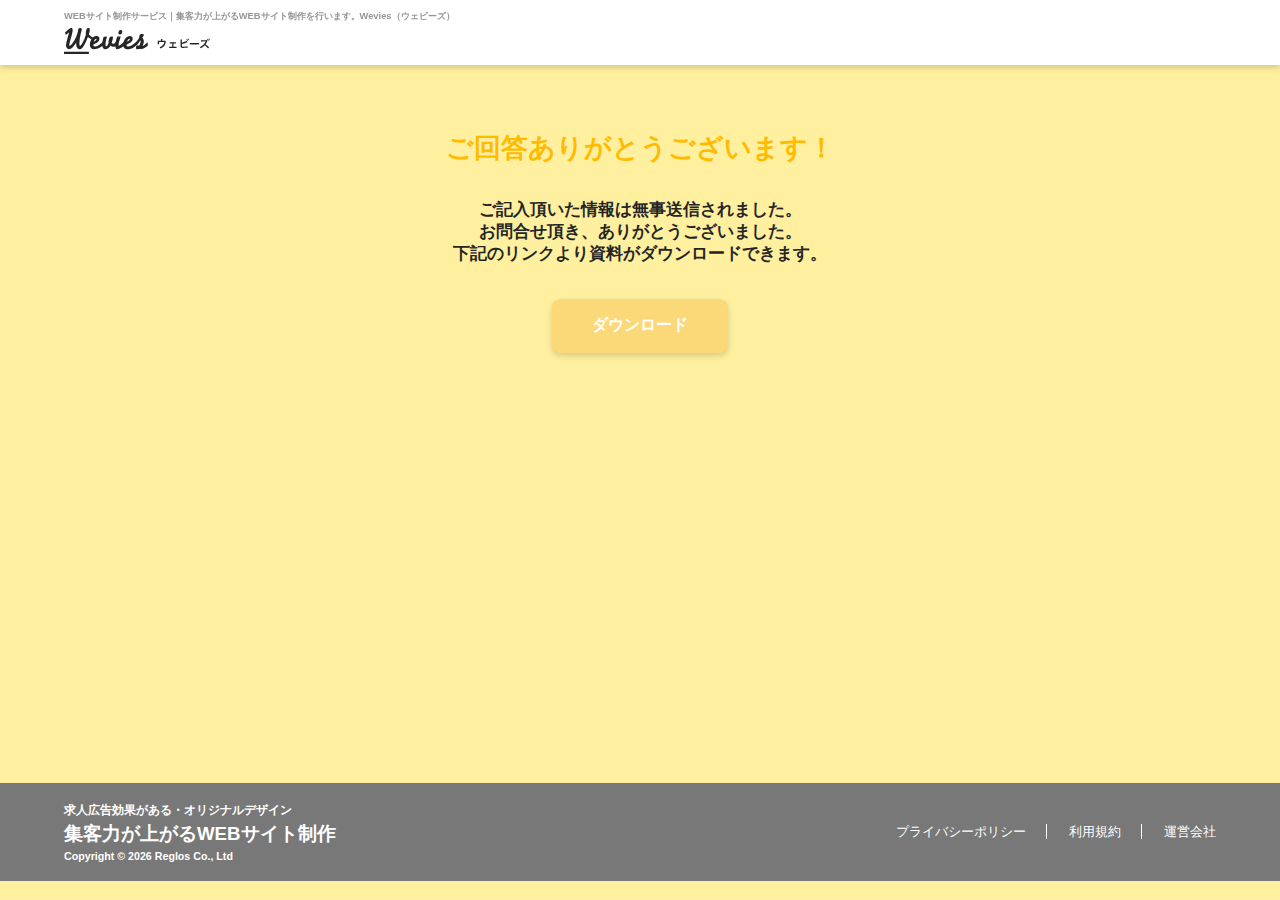
<file: download/thanks.html>
<!DOCTYPE html>
<html lang="ja" prefix="og: http://ogp.me/ns# fb: http://ogp.me/ns/fb# article: http://ogp.me/ns/article#">
<head>

<!-- Google Tag Manager -->
<script>(function(w,d,s,l,i){w[l]=w[l]||[];w[l].push({'gtm.start':
    new Date().getTime(),event:'gtm.js'});var f=d.getElementsByTagName(s)[0],
    j=d.createElement(s),dl=l!='dataLayer'?'&l='+l:'';j.async=true;j.src=
    'https://www.googletagmanager.com/gtm.js?id='+i+dl;f.parentNode.insertBefore(j,f);
    })(window,document,'script','dataLayer','GTM-K3RHWFS');
</script>
<!-- End Google Tag Manager -->

    <meta charset="UTF-8">
    <meta name="robots" content="noindex,nofollow"/>
    <meta http-equiv="X-UA-Compatible" content="IE=edge">
    <meta name="viewport" content="width=device-width, initial-scale=1.0">
    <title>ダウンロード｜WEBサイト制作サービス｜集客力が上がるWEBサイト制作を行います。Wevies（ウェビーズ）</title>

    <link rel="apple-touch-icon" sizes="180x180" href="../asset/img/favicon/apple-touch-icon.png">
    <link rel="icon" type="image/png" sizes="32x32" href="../asset/img/favicon/favicon-32x32.png">
    <link rel="icon" type="image/png" sizes="16x16" href="../asset/img/favicon/favicon-16x16.png">
    <link rel="manifest" href="../asset/img/favicon/site.webmanifest">
    <link rel="mask-icon" href="../asset/img/favicon/safari-pinned-tab.svg" color="#000000">
    <meta name="msapplication-TileColor" content="#ffffff">
    <meta name="theme-color" content="#ffffff">

    <link rel="stylesheet" href="../asset/css/application.css">
    <link rel="stylesheet" href="../asset/css/thanks.css">

    <meta property="og:locale" content="ja_JP" />
    <meta property="og:type" content="article" />
    <meta property="og:title" content="ダウンロード｜WEBサイト制作サービス｜集客力が上がるWEBサイト制作を行います。Wevies（ウェビーズ）" />
    <meta property="og:description" content="Wevies（ウェビーズ）は集客力が上がるWEBサイト制作を行います。SEO対策やGoogleの基準順守はもちろん、当社独自の地域性の高い競合調査を含めた評価基準『AAE』を採用し、集客や求人に特化したサイト制作が可能です。" />
    <meta property="og:url" content="thanks.html" />
    <meta property="og:site_name" content="ダウンロード｜WEBサイト制作サービス｜集客力が上がるWEBサイト制作を行います。Wevies（ウェビーズ）" />
    <meta property="og:image" content="https://wevies.net/manekineko/asset/img/OGP.jpg" />
    <meta property="og:image:secure_url" content="https://wevies.net/manekineko/asset/img/OGP.jpg" />
    <meta property="og:image:width" content="1200" />
    <meta property="og:image:height" content="630" />
    <meta name="twitter:card" content="summary_large_image" />
    <meta name="twitter:description" content="Wevies（ウェビーズ）は集客力が上がるWEBサイト制作を行います。SEO対策やGoogleの基準順守はもちろん、当社独自の地域性の高い競合調査を含めた評価基準『AAE』を採用し、集客や求人に特化したサイト制作が可能です。" />
    <meta name="twitter:title" content="ダウンロード｜WEBサイト制作サービス｜集客力が上がるWEBサイト制作を行います。Wevies（ウェビーズ）" />
    <meta name="twitter:image" content="https://wevies.net/manekineko/asset/img/OGP.jpg" />
</head>
<body>

<!-- Google Tag Manager (noscript) -->
<noscript><iframe src="https://www.googletagmanager.com/ns.html?id=GTM-K3RHWFS"
    height="0" width="0" style="display:none;visibility:hidden"></iframe></noscript>
    <!-- End Google Tag Manager (noscript) -->

    <header>
        <div class="wrap">
            <div class="left">
                <h1 class="pc_only">WEBサイト制作サービス｜集客力が上がるWEBサイト制作を行います。Wevies（ウェビーズ）</h1>
                <a href="../index.html"><img src="../asset/img/header_logo_pc.svg" alt="Wevies（ウェビーズ）"></a>
            </div>

            <!-- <div class="right pc_only">
                <a href="../contact/">無料相談はこちら</a>
                <a href="../download/">資料ダウンロード</a>
            </div> -->
        </div>
    </header>
    <main id="thanks">
        <div class="wrap">
            <h2>ご回答ありがとうございます！</h2>
            <p>ご記入頂いた情報は無事送信されました。
                <br/>お問合せ頂き、ありがとうございました。
                <br/>下記のリンクより資料がダウンロードできます。
            </p>

            <a href="wevies.pdf" target="_blank" rel="noopener noreferrer">ダウンロード</a>
        </div>
    </main>
    <footer>
        <div class="wrap">
            <div class="left">
                <h3>求人広告効果がある・オリジナルデザイン</h3>
                <a href="../index.html"><h2>集客力が上がる<br class="sp_only"/>WEBサイト制作</h2></a>
                <p class="copylight pc_only">Copyright &copy; <script type="text/javascript">document.write(new Date().getFullYear());</script> Reglos Co., Ltd</p>
            </div>

            <div class="right">
                <a href="https://reglos.net/privacy.html" target="_blank" rel="noopener noreferrer">プライバシーポリシー</a>
                <a href="../data_kiyaku.pdf" target="_blank" rel="noopener noreferrer">利用規約</a>
                <a href="https://reglos.net/" target="_blank" rel="noopener noreferrer">運営会社</a>
            </div>
            <p class="copylight sp_only">Copyright &copy; <script type="text/javascript">document.write(new Date().getFullYear());</script> Reglos Co., Ltd</p>
        </div>
    </footer>
</body>
</html>
</file>
<file: asset/css/application.css>
@charset "UTF-8";

html{
    font-size: 0.5208vw;
    scroll-behavior: smooth;
}

body, h1, h2, h3, h4, h5, p, ul{
    margin: 0;
    padding: 0;
}

body{
    font-family: "Hiragino Sans", "Hiragino Kaku Gothic ProN", "ヒラギノ角ゴ ProN", "メイリオ", Meiryo, "ＭＳ Ｐゴシック", "MS PGothic", sans-serif;
    background: #FFF09F;
}

a{
    text-decoration: none;
}

p{
    color: #252525;
    font-size: 1.6rem;
    font-weight: bold;
}

.pc_only{
    display: block;
}

.pc_flex{
    display: flex;
}

.pc_inline{
    display: inline;
}

.sp_flex{
    display: none;
}

.sp_inline{
    display: none;
}

.sp_only{
    display: none;
}

header{
    box-shadow: 0 3px 6px rgba(0, 0, 0, 16%);
    position: fixed;
    width: 100%;
    z-index: 10000;
    background: white;
}

header .wrap{
    width: 90%;
    margin: auto;
    padding: 1.5rem 0;
    display: flex;
    justify-content: space-between;
    align-items: center;
}

header .wrap .left h1{
    font-size: 1.4rem;
    color: #979797;
    margin-bottom: .8rem;
}

header .wrap .left img{
    width: 21.934rem;
}

header .wrap .right {
    display: flex;
    justify-content: space-between;
    align-items: stretch;
}

header .wrap .right a{
    font-size: 1.8rem;
    color: white;
    padding: 1rem 3.5rem;
    border-radius: .6rem;
    font-weight: bold;
}

header .wrap .right a:first-child{
    background: #03CDD5;
    box-shadow: 0 .5rem #00A0A7;
}

header .wrap .right a:nth-child(2){
    background: #034FD5;
    margin-left: .8rem;
    box-shadow: 0 .5rem #1C3F7D;
}

header .wrap .right a:hover{
    transform: translateY(.5rem);
    box-shadow: inset 0 3px 6px rgba(0, 0, 0, 16%);
}


.cta{
    display: flex;
    justify-content: center;
    align-items: stretch;
    position: relative;
}

.cta::before{
    position: absolute;
    content: "";
    width: 15.5rem;
    height: 15.5rem;
    left: 50%;
    top: 0;
    transform: translate(-225%, -59%);
    background: url("../img/cat_mini.gif")no-repeat center center/contain;
    z-index: -1;
}

.cta::after{
    position: absolute;
    content: "";
    width: 17.3rem;
    height: 3.8rem;
    top: -3rem;
    left: 50%;
    transform: translate(-133%, -40%);
}

.cta a{
    font-size: 2.4rem;
    font-weight: bold;
    color: white;
    padding: 2.5rem 6rem;
    border-radius: 1.3rem;
}

.cta a:first-child{
    background: #03CDD5;
    box-shadow: 0 1rem #00A0A7;
}

.cta a:nth-child(2){
    background: #034FD5;
    margin-left: 3.3rem;
    box-shadow: 0 1rem #1C3F7D;
}


.cta a:hover{
    box-shadow: inset 0 3px 6px rgba(0, 0, 0, 60%);
    transform: translateY(1rem);
}


main{
    overflow-x: hidden;
    padding-top: 9.5rem;
}

footer{
    background: #787878;
    color: white;
}

footer a{
    color: white;
}

footer .right a{
    font-size: 2rem;
    padding-right: 3rem;
    margin-right: 3rem;
    border-right: .1rem solid white;
    transition: all .2s ease-in-out;
}

footer a:hover{
    opacity: .5;
    transition: all .3s ease-in-out;
}

footer a:last-child{
    margin: 0;
    padding: 0;
    border: none;
}

footer .wrap{
    width: 90%;
    margin: auto;
    display: flex;
    justify-content: space-between;
    align-items: center;
    padding: 2.8rem 0;
}

footer .wrap h3{
    font-size: 1.8rem;
    margin-bottom: .3rem;
}

footer .wrap h2{
    font-size: 2.8rem;
    margin-bottom: .5rem;
}

footer .wrap p{
    color: white;
}

@media screen and (max-width: 1024px){
    header .wrap{
        width: 95%;
    }
}

@media screen and (max-width: 767px){
    html{
        font-size: 2.667vw;
    }

    p{
        font-size: 1.6rem;
    }

    .pc_only{
        display: none !important;
    }
    
    .sp_only{
        display: block;
    }

    .pc_flex{
        display: none !important;
    }

    .sp_flex{
        display: flex !important;
    }

    .pc_inline{
        display: none;
    }

    .sp_inline{
        display: inline;
    }

    header{
        background: white;
    }

    header .wrap{
        justify-content: center;
        padding: 1.2rem 0;
    }

    header .wrap .left img{
        width: 14.268rem;
    }

    main{
        padding-top: 5.5rem;
    }

    .cta{
        width: 85.33%;
        margin: auto;
    }

    .cta a{
        font-size: 2rem;
        line-height: 1;
        padding: 1.5rem 0;
        width: 48%;
        text-align: center;
    }

    .cta a:first-child{
        box-shadow: 0 .5rem #00A0A7;
    }
    
    .cta a:nth-child(2){
        box-shadow: 0 .5rem #1C3F7D;
    }

    .cta a:hover{
        transform: translateY(.5rem);
    }
    

    .cta::before{
        width: 8rem;
        height: 8rem;
        transform: translate(-210%, -60%);
    }

    .cta::after{
        width: 12.5rem;
        height: 2.4rem;
        top: -2rem;
        left: 50%;
        transform: translate(-90%, -40%);
    }

    footer .wrap{
        padding: 2.8rem 0 2rem;
        flex-direction: column;
    }

    footer .wrap .left{
        display: flex;
        justify-content: center;
        align-items: center;
        flex-direction: column;
    }

    footer .wrap .left h3{
        font-size: 1.3rem;
        margin-bottom: .5rem;
    }

    footer .wrap .left h2{
        font-size: 3.1rem;
        margin-bottom: 3.5rem;
    }

    footer .wrap .right{
        display: flex;
        justify-content: center;
        align-items: center;
        flex-direction: column;
    }

    footer .wrap .right a{
        margin: 0;
        padding: 0;
        border-right: none;
        font-size: 1.6rem;
        margin-bottom: 2.2rem;
    }
}
</file>
<file: asset/css/style.css>
@charset "UTF-8";

#kv{
    height: 91.5rem;
    position: relative;
    overflow: hidden;
}

#kv::before{
    position: absolute;
    content: "";
    width: 95.1rem;
    height: 121rem;
    left: -12rem;
    top: -11rem;
    background: url("../img/kv_bg.png") no-repeat center center/contain;
    z-index: -1;
    opacity: .75;
}

#kv .wrap{
    height: 100%;
    width: 70.83%;
    margin: auto;
    display: flex;
    justify-content: center;
    align-items: flex-end;
    flex-direction: column;
}

#kv .wrap h2{
    font-size: 7rem;
    text-align: right;
    line-height: 1.3;
    position: relative;
}

#kv .wrap h2::before{
    position: absolute;
    content: "";
    width: 24.87rem;
    height: 24.87rem;
    top: 0;
    left: -21rem;
    transform: translateY(-25%);
    background: url("../img/secret.png") no-repeat center center/contain;
}

#kv .wrap h2::after{
    position: absolute;
    content: "";
    width: 27.17rem;
    height: 21.43rem;
    top: -15rem;
    right: -28rem;
    background: url("../img/coin.svg") no-repeat center center/contain;
}

#kv .wrap h2 span{
    font-size: 10.6rem;
}

#kv .wrap div{
    margin-top: 16.7rem;
    position: relative;
}

#kv .wrap div::before{
    position: absolute;
    content: "";
    width: 16rem;
    height: 16rem;
    left: 0;
    top: 0;
    transform: translate(45%, -60%);
    background: url("../img/cat_mini.gif") no-repeat center center/contain;
    z-index: -1;
}

#kv .wrap div::after{
    position: absolute;
    content: "";
    width: 20.6rem;
    height: 5.7rem;
    top: -3rem;
    left: 1rem;
    transform: translate(90%, -65%);
    background: url("../img/kv_appeal.svg") no-repeat center center/contain;
}

#kv .wrap div a{
    display: inline-block;
    font-size: 4.6rem;
    line-height: 1;
    color: white;
    font-weight: bold;
    padding: 2.35rem 0;
    width: 37.2rem;
    text-align: center;
    border-radius: 1.3rem;
    transform: translateX(25%);
}

#kv .wrap div a:first-child{
    background: #03CDD5;
    position: relative;
    box-shadow: 0 1rem #00A0A7;
}

#kv .wrap div a:nth-child(2){
    background: #034FD5;
    margin-left: 5.5rem;
    box-shadow: 0 1rem #1C3F7D;
}

#kv .wrap div a:hover{
    transform: translate(25%, 1rem);
    box-shadow: inset 0 3px 6px rgba(0, 0, 0, 60%);
}


/* issue */
#issue{
    margin-bottom: 8rem;
}

#issue .title, #feature .title{
    background: #252525;
    color: #F8FEFF;
    text-align: center;
    padding: 3.36rem 0;
    position: relative;
}

#issue .title::before, #feature .title::before{
    position: absolute;
    content: "";
    width: 8.414rem;
    height: 8.414rem;
    bottom: 0;
    left: 50%;
    transform: translate(-50%, 50%) rotateZ(45deg);
    background: #252525;
    z-index: -1;
}

#issue .title h2{
    font-size: 3.7rem;
}

#issue .title h2 img{
    width: 33rem;
    margin-right: 3.8rem;
    vertical-align: bottom;
}

#issue .title h2 span, #feature .title h2 span{
    position: relative;
}

#issue .title h2 span::before, #feature .title h2 span::before{
    position: absolute;
    content: "";
    width: .4rem;
    height: .4rem;
    top: -1rem;
    left: 50%;
    transform: translateX(-50%);
    background: url("../img/dot.svg") no-repeat center center/contain;
}

#issue .title h3{
    font-size: 3.7rem;
    line-height: 1;
}

#issue .title h3 span{
    font-size: 11.1rem;
}

#issue .cat{
    margin-top: 8rem;
    width: 45.644rem;
    height: 24.894rem;
    margin-left: 50%;
    transform: translateX(-50%);
    background: url("../img/cat_bg.svg") no-repeat center center/contain;
    display: flex;
    justify-content: center;
    align-items: center;
    filter: drop-shadow(1.43rem 2.52rem #FBD878);
    position: relative;
}

#issue .cat::before{
    position: absolute;
    content: "";
    width: 18.6rem;
    height: 27rem;
    left: -5.5rem;
    background: url("../img/cat_img.png") no-repeat center center/contain;
}

#issue .cat p{
    font-size: 3.5rem;
    font-weight: bold;
    text-align: center;
    line-height: 1.2;
    margin-left: 6rem;
}

#issue .cat p span{
    font-size: 7.2rem;
}

#issue .wrap{
    width: 70.83%;
    margin: 5rem auto 11.3rem;
    display: flex;
    justify-content: center;
    align-items: stretch;
}

#issue .wrap .content{
    width: 33%;
    border-radius: 1.3rem;
    overflow: hidden;
}

#issue .wrap .content:nth-child(2){
    margin: 0 1.7rem;
}

#issue .wrap .content .top{
    background: #FBD878;
    display: flex;
    justify-content: center;
    align-items: center;
    flex-direction: column;
    padding: 2.56rem 0;
    position: relative;
}

#issue .wrap .content .top::before{
    position: absolute;
    content: "";
    top: 50%;
    left: 0;
    width: 18rem;
    height: 18rem;
    transform: translateY(-50%);
    background: url("../img/issue_bg_white.svg") no-repeat center center/contain;
    z-index: 0;
}

#issue .wrap .content .top p{
    font-size: 3.9rem;
    font-weight: bold;
    margin-bottom: .5rem;
}

#issue .wrap .content .top p img{
    width: 3.8rem;
    vertical-align: text-bottom;
}

#issue .wrap .content .top h4{
    font-size: 2rem;
    z-index: 1;
}

#issue .wrap .content .middle{
    background: #F8FEFF;
    text-align: center;
    padding: 1.73rem 0 4rem;
}

#issue .wrap .content .middle p > span{
    border-bottom: solid 1.15rem #FFCA4E;
    padding: 0 .5rem .2rem;
}

#issue .wrap .content .middle p > span span{
    font-size: 2.3rem;
}

#issue .wrap .content .middle p+p{
    margin-top: 2.64rem;
}

#issue .wrap .content .middle img{
    margin-top: 2rem;
    width: 36.68rem;
}

#issue .wrap .content:nth-child(2) .middle img{
    width: 36rem;
    margin-top: 4.68rem;
}

#issue .wrap .content:nth-child(3) .middle img{
    width: 25.4rem;
}

#issue .wrap .content .bottom{
    padding: 3.63rem 0;
    text-align: center;
    position: relative;
    background: #FBD878;
    position: relative;
}

#issue .wrap .content .bottom::after{
    position: absolute;
    content: "";
    width: 14.7rem;
    height: 7.3rem;
    top: 0;
    right: 3rem;
    transform: translateY(-50%);
    background: url("../img/issue_bubble.svg") no-repeat center center/cover;
}

#issue .wrap .content:nth-child(2) .bottom{
    padding: 2.2rem 0;
}

#issue .wrap .content:nth-child(3) .bottom{
    padding: 2.2rem 0;
}

#issue .wrap .content .bottom p{
    font-size: 2rem;
}

#issue .wrap .content .bottom p small{
    font-size: 1.6rem;
}

#issue .wrap .content .bottom::before{
    position: absolute;
    content: "";
    top: 50%;
    right: 0;
    width: 23rem;
    height: 23rem;
    transform: translateY(-50%) rotateZ(-60deg);
    background: url("../img/issue_bg.svg") no-repeat center center/contain;
    z-index: 0;
    opacity: .22;
}

#issue .cta::after{
    background: url("../img/issue_appeal.svg") no-repeat center center/contain;
}

/* feature */
#feature .title{
    background: url("../img/feature_title_bg.svg") no-repeat center center/cover;
    margin-bottom: 7.54rem;
}

#feature .title h2{
    font-size: 2.8rem;
}

#feature .title h2 span{
    position: relative;
}

#feature .title h2 img{
    width: 18.97rem;
    margin-right: 2.1rem;
    vertical-align: bottom;
}

#feature .title h3{
    font-size: 5.5rem;
    line-height: 1;
    margin-bottom: 2.46rem;
}

#feature .wrap{
    width: 70.83%;
    margin: auto;
    margin-bottom: 11.57rem;
}

#feature .wrap .top{
    display: flex;
    justify-content: space-around;
    align-items: flex-start;
    margin-bottom: 4.3rem;
}

#feature .wrap .top div{
    width: 43.38%;
    margin: 0 auto;
    display: flex;
    justify-content: center;
    align-items: flex-start;
    flex-direction: column;
}

#feature .wrap .top div h4{
    font-size: 2rem;
    font-weight: bold;
    text-align: center;
    background: #FBD878;
    padding: 1.3rem 0;
    width: 100%;
}

#feature .wrap .top div:first-child img{
    width: 100%;
    margin-top: 1.9rem;
}

#feature .wrap .top div:nth-child(2) img{
    width: 90%;
    margin: 6.1rem auto auto;
}

#feature .wrap .bottom{
    width: 93.5%;
    margin: auto;
}

#feature .wrap .bottom h4{
    font-size: 2rem;
    background: #FBD878;
    padding: 1.3rem 0;
    text-align: center;
    margin-bottom: 2.83rem;
}

#feature .wrap .bottom .content{
    display: flex;
    justify-content: space-between;
    align-items: center;
}

#feature .wrap .bottom .content div{
    width: 31%;
    height: 19.53rem;
    background: #F8FEFF;
    border: solid .2rem #FBD878;
    display: flex;
    justify-content: center;
    align-items: center;
    padding: 2.3rem 0;
}

#feature .wrap .bottom .content div:last-child{
    flex-direction: column;
    justify-content: flex-start;
}

#feature .wrap .bottom .content div img{
    margin-right: 3.9rem;
    width: 15.86rem;
}

#feature .wrap .bottom .content div ul li{
    font-size: 1.6rem;
    font-weight: bold;
}

#feature .wrap .bottom .content div ul p{
    text-align: right;
}

#feature .wrap .bottom .content div:last-child h5{
    font-size: 3rem;
    color: #FBD878;
    margin-bottom: 3.64rem;
}

#feature .wrap .bottom .content div:last-child p{
    width: 80%;
    font-weight: normal;
}

#feature .wrap .bottom .content div:last-child p:last-child{
    font-size: 1.4rem;
    text-align: center;
    margin-top: 3.82rem;
}

#feature .cta::before, #price .cta::before, #flow .cta::before, #faq .cta::before{
    width: 13rem;
    height: 13rem;
    transform: translate(-265%, -59%);
}

#feature .cta::after, #price .cta::after, #flow .cta::after, #faq .cta::after{
    width: 21.6rem;
    height: 2.7rem;
    transform: translate(-110%, -40%);
    background: url("../img/feature_appeal.svg") no-repeat center center/contain;
}

/* price */
#price{
    padding: 8.82rem 0;
    display: flex;
    justify-content: center;
    align-items: center;
    flex-direction: column;
}

#price h2, #flow h2, #faq h2{
    font-size: 5.2rem;
    width: 100%;
    text-align: center;
    color: #F8FEFF;
    padding: 5.63rem 0;
    margin-bottom: 4.72rem;
    background: url("../img/title_bg02.svg") no-repeat center center/cover;
}

#price h2 img, #flow h2 img{
    width: 28rem;
    margin-right: 1.32rem;
    vertical-align: bottom;
}

#price > p{
    margin-bottom: 4.9rem;
    text-align: center;
}

#price #bubble{
    display: none;
}

#price .table{
    display: flex;
    justify-content: center;
    align-items: stretch;
    width: 70.83%;
    margin: auto;
    border: .3rem solid #F5F5F5;
    border-radius: 1.3rem;
    margin-bottom: 12rem;
}

#price .table > div{
    width: 33.4%;
    display: flex;
    justify-content: center;
    align-items: center;
    flex-direction: column;
}

#price .table > div > h3{
    font-size: 4rem;
    color: #FFCA4E;
    text-align: center;
    padding: 2.5rem 0;
    line-height: 1;
    width: 100%;
    background: white;
    border-bottom: .3rem solid #F5F5F5;
}

#price .table > .standard > h3{
    color: #F8FEFF;
    background: #FFCA4E;
    padding: 2.5rem .1rem;
}

#price .table .basic h3{
    border-radius: 1.2rem 0 0 1.2rem;
}

#price .table .premium h3{
    border-radius: 0 1.3rem 1.3rem 0;
}

#price .table > div > h4{
    font-size: 1.8rem;
    padding: 2.5rem 0;
    border-bottom: .3rem solid #FFCA4E;
    text-align: center;
    width: 100%;
}

#price .table .page_price{
    display: flex;
    justify-content: center;
    align-items: center;
    width: 100%;
}

#price .table .page_price div{
    width: 50%;
    display: flex;
    justify-content: center;
    align-items: center;
    flex-direction: column;
    padding: 1.75rem 0;
}

#price .table .page_price h4{
    font-size: 2rem;
    padding: 1rem 0;
    width: 70%;
    background: #FFCA4E;
    color: #F8FEFF;
    text-align: center;
}

#price .table .page_price p{
    font-size: 2.8rem;
    font-weight: bold;
}

#price .table .page_price p small{
    font-size: 1.5rem;
}

#price .table .must{
    display: flex;
    justify-content: center;
    align-items: center;
    background: #FFCA4E;
    width: 100%;
    padding: 2.5rem 0;
}

#price .table .must ul{
    list-style: none;
}

#price .table .must ul:last-child{
    margin-left: 4rem;
}

#price .table .must ul li, #price .table .case ul li{
    font-size: 1.6rem;
    font-weight: bold;
    margin-bottom: 2.55rem;
    position: relative;
}

#price .table .must ul li:last-child, #price .table .case ul li:last-child{
    margin-bottom: 0;
}

#price .table .must ul li::before, #price .table .case ul li::before{
    position: absolute;
    content: "";
    top: 50%;
    left: -3rem;
    width: 1.8rem;
    height: 1.8rem;
    transform: translateY(-50%);
    background: url("../img/check.svg") no-repeat center center/contain;
}

#price .table .must ul li::before{
    background: url("../img/check_white.svg") no-repeat center center/contain;
}

#price .table .case{
    background: #FDFDFD;
    width: 100%;
    display: flex;
    justify-content: center;
    align-items: center;
    flex-direction: column;
    padding: 1.75rem 0;
}

#price .table .case h4{
    font-size: 2.4rem;
    position: relative;
    z-index: 10;
    margin-bottom: 2rem;
}

#price .table .case h4::before{
    position: absolute;
    content: "";
    width: 100%;
    height: .9rem;
    bottom: .5rem;
    background: #FFCA4E;
    z-index: -1;
}

#price .table .case div{
    display: flex;
    justify-content: space-around;
    align-items: center;
    width: 100%;
}

#price .table .case ul{
    list-style: none;
}

#price .table .bash{
    color: #E4E4E4;
}

#price .table .case ul .bash::before, #price .select_inner .case ul .bash::before{
    display: none;
}

#price .table .campaign{
    padding: 2.5rem 0;
    display: flex;
    justify-content: center;
    align-items: center;
    flex-direction: column;
}

#price .table .campaign h4{
    font-size: 2.8rem;
}

#price .table .campaign h4 span{
    position: relative;
}

#price .table .campaign h4 span::before{
    position: absolute;
    content: "";
    width: 100%;
    height: 1.5rem;
    top: 50%;
    transform: translateY(-50%);
    background: url("../img/doubleline.svg") no-repeat center center/cover;
}

#price .table .campaign img{
    width: 1.857rem;
    margin: 1.25rem 0 .5rem;
}

#price .table .campaign h3{
    font-size: 2.4rem;
}

#price .table .campaign h3 span{
    display: inline-block;
    font-size: 3.2rem;
    position: relative;
    z-index: 10;
    height: 4rem;
}

#price .table .campaign h3 span::before{
    position: absolute;
    content: "";
    width: 100%;
    height: .9rem;
    bottom: 0;
    background: #FFCA4E;
    z-index: -1;
}

#price .table .standard{
    position: relative;
}

#price .table .standard::before{
    position: absolute;
    content: "";
    width: 100%;
    height: 99.9%;
    top: 50%;
    left: 50%;
    transform: translate(-50%, -50%);
    border: 1rem solid #FDF369;
}

#price .cta::after{
    width: 11.3rem;
    height: 2.4rem;
    transform: translate(-210%, -40%);
    background: url("../img/price_appeal.svg") no-repeat center center/contain;
}

/* flow */
#flow{
    padding: 8.82rem 0 0;
}

#flow .wrap{
    width: 75%;
    margin: auto;
    display: flex;
    justify-content: center;
    align-items: center;
    flex-direction: column;
}

#flow .wrap > p{
    text-align: center;
    margin-bottom: 5.48rem;
}

#flow .wrap .flow_list{
    display: flex;
    justify-content: space-between;
    align-items: stretch;
    width: 100%;
    margin-bottom: 14.6rem;
}

#flow .wrap .flow_list div{
    width: 40rem;
    position: relative;
    z-index: 10;
}

#flow .wrap .flow_list div::before{
    position: absolute;
    content: "";
    width: 50rem;
    height: 48.898rem;
    left: 50%;
    top: 50%;
    transform: translate(-47%, -50%);
    background: url("../img/flow_list_bg.svg") no-repeat center center/contain;
    z-index: -1;
}

#flow .wrap .flow_list div:last-child::before{
    height: 45.5rem;
    transform: translate(-50%, -50%);
    background: url("../img/flow_list_bg_last.svg") no-repeat center center/contain;
}

#flow .wrap .flow_list div h4{
    font-size: 4rem;
    color: #FFCA4E;
    margin-bottom: 1rem;
}

#flow .wrap .flow_list div img{
    width: 100%;
    vertical-align: bottom;
    box-shadow: 0 3px 6px rgba(0, 0, 0, 16%);
    margin-bottom: 3.24rem;
}

#flow .wrap .flow_list div picture{
    width: 100%;
}

#flow .wrap .flow_list div h3{
    font-size: 1.8rem;
    color: #FFCA4E;
    margin-bottom: 1.5rem;
}

#flow .wrap .flow_list div p{
    font-size: 1.6rem;
    font-weight: normal;
}

#flow .cta::after{
    width: 10.7rem;
    height: 2.4rem;
    transform: translate(-220%, -40%);
    background: url("../img/flow_appeal.svg") no-repeat center center/contain;
}

/* faq */
#faq{
    padding: 5.5rem 0 6rem;
    display: flex;
    justify-content: center;
    align-items: center;
    flex-direction: column;
}

#faq .content{
    margin-bottom: 1.5rem;
    box-shadow: 0 3px 6px rgba(0, 0, 0, 16%);
    width: 53.68%;
}


#faq .content:last-child{
    margin-bottom: 0;
}

#faq .content h4{
    font-size: 4rem;
    color: white;
    margin-left: 7.2rem;
}

#faq .content h3{
    font-size: 2.4rem;
    color: white;
    margin-left: 2.18rem;
}

#faq .content .question{
    background: #FFCA4E;
    display: flex;
    justify-content: flex-start;
    align-items: center;
    padding: 1.5rem 0;
}

#faq .content .answer{
    display: flex;
    justify-content: flex-start;
    align-items: center;
    padding: 1.5rem 0;
    background: white;
}

#faq .content .answer h4{
    color: #FFCA4E;
}

#faq .content .answer p{
    margin-left: 2.38rem;
    font-weight: normal;
}

#faq .cta{
    margin-top: 10rem;
}

#faq .cta::after{
    width: 10.8rem;
    height: 2.4rem;
    transform: translate(-220%, -40%);
    background: url("../img/faq_appeal.svg") no-repeat center center/contain;
}

@media screen and (max-width: 1280px){
    #issue .wrap{
        width: 85%;
    }

    #issue .wrap .content .bottom{
        padding: 3.3rem 0;
    }

    #feature .wrap{
        width: 85%;
    }

    #feature .wrap .bottom .content div{
        height: 26rem;
    }

    #price .table{
        width: 85%;
    }

    #price .table .must ul li::before, #price .table .case ul li::before{
        left: -2.5rem;
    }

    #flow .wrap{
        width: 85%;
    }

    #flow .wrap .flow_list div{
        width: 55rem;
        padding: 0 6rem;
    }

    #flow .wrap .flow_list div::before{
        width: 52rem;
    }

    #flow .wrap .flow_list div:last-child::before{
        height: 47.5rem;
    }

    #faq .content{
        width: 58%;
    }
}

@media screen and (max-width: 767px){
    #kv{
        height: unset;
        overflow: unset;
    }

    #kv::before{
        width: 44.6rem;
        height: 56.7rem;
        left: -10rem;
        top: 0;
        background: url("../img/kv_bg.png") no-repeat center center/contain;
        z-index: -1;
        opacity: .15;
    }

    #kv .wrap{
        width: 85.33%;
        min-width: 320px;
        align-items: center;
    }

    #kv .wrap h2{
        font-size: 6.3rem;
        text-align: center;
        text-shadow: 0 .3rem .6rem rgba(0, 0, 0, 16%);
        margin-top: 5.55rem;
    }

    #kv .wrap h2::before{
        width: 12.8rem;
        height: 12.8rem;
        top: 0;
        left: 0;
        transform: translate(-30%, -40%);
    }

    #kv .wrap h2::after{
        width: 14rem;
        height: 11rem;
        top: unset;
        bottom: -23.5rem;
        right: 0;
    }

    #kv .wrap h3{
        margin-top: 4.95rem;
    }

    #kv .wrap h3 span{
        font-size: 5.2rem;
        line-height: 1;
    }

    #kv .wrap p{
        width: 100%;
        text-align: right;
        font-size: 3rem;
        line-height: 1;
        position: relative;
        margin-top: .78rem;
    }

    #kv .wrap div{
        display: flex;
        justify-content: space-between;
        align-items: center;
        width: 100%;
        margin-top: 12.33rem;
        margin-bottom: 2.9rem;
    }

    #kv .wrap div::before{
        width: 12rem;
        height: 12rem;
        transform: translate(-15%, -58%);
    }

    #kv .wrap div::after{
        width: 8.6rem;
        height: 2.4rem;
        top: -1rem;
        left:0;
        transform: translate(82%, -65%);
    }

    #kv .wrap div a{
        font-size: 2rem;
        padding: 1.3rem 0;
        width: 48%;
        transform: none;
    }

    #kv .wrap div a:first-child{
        background: #03CDD5;
        position: relative;
        box-shadow: 0 .6rem #00A0A7;
    }
    
    #kv .wrap div a:nth-child(2){
        background: #034FD5;
        margin-left: 0;
        box-shadow: 0 .6rem #1C3F7D;
    }
    
    #kv .wrap div a:hover{
        transform: translateY(.6rem);
        box-shadow: inset 0 3px 6px rgba(0, 0, 0, 60%);
    }

    /* issue */

    #issue{
        width: 100%;
        margin: auto;
        margin-bottom: 4.15rem;
    }

    #issue .title, #feature .title{
        padding: 2.31rem 0;
    }

    #issue .title::before, #feature .title::before{
        width: 3.54rem;
        height: 3.54rem;
    }

    #issue .title h2{
        font-size: 1.6rem;
    }

    #issue .title h2 img{
        width: 8.4rem;
        margin-right: .3rem;
    }

    #issue .title h3{
        margin-top: .8rem;
        font-size: 1.6rem;
    }

    #issue .title h3 span{
        font-size: 4.7rem;
    }

    #issue .cat{
        margin-top: 4.2rem;
        width: 35.5rem;
        height: 19rem;
        transform: translateX(-40%);
        filter: drop-shadow(2rem 1.2rem #FBD878);
    }

    #issue .cat::before{
        width: 14.8rem;
        height: 21.6rem;
        left: -6.5rem;
    }

    #issue .cat p{
        font-size: 3rem;
        line-height: 1.2;
        margin-left: 3rem;
        margin-top: 1rem;
    }

    #issue .cat p span{
        font-size: 6rem;
    }

    #issue .wrap{
        width: 85.33%;
        margin: 1.7rem auto 3.73rem;
        flex-direction: column;
        align-items: center;
    }

    #issue .wrap .content{
        width: 100%;
        margin-bottom: 2.4rem;
    }

    #issue .wrap .content:nth-child(2){
        margin: 0 0 2.4rem;
    }

    #issue .wrap .content .top{
        padding: 1.42rem 0;
    }

    #issue .wrap .content .top p{
        font-size: 3.7rem;
    }

    #issue .wrap .content .top p img{
        width: 3.2rem;
        height: 3.2rem;
    }

    #issue .wrap .content .top h4{
        font-size: 1.8rem;
    }

    #issue .wrap .content .top::before{
        width: 14.2rem;
    }

    #issue .wrap .content .middle{
        padding: 2.36rem 0 1.6rem;
    }

    #issue .wrap .content .middle p > span{
        font-size: 1.4rem;
        border-bottom: solid .9rem #FFCA4E;
        padding: 0 0.2rem 0.2rem;
    }

    #issue .wrap .content .middle p > span span{
        font-size: 2rem;
    }

    #issue .wrap .content .middle p+p{
        margin-top: 2.2rem;
    }

    #issue .wrap .content .middle img{
        margin-top: 1.8rem;
        width: 30rem;
    }

    #issue .wrap .content .bottom{
        padding: 2.2rem 0;
    }

    #issue .wrap .content .bottom p{
        font-size: 1.6rem;
    }

    #issue .wrap .content .bottom p small{
        font-size: 1.4rem;
    }

    #issue .wrap .content .bottom::before{
        width: 16.44rem;
        height: 16.44rem;
        right: -2.6rem;
    }

    #issue .wrap .content .bottom::after{
        width: 12.53rem;
        height: 9.05rem;
        right: 0;
    }

    #issue .wrap .content:nth-child(2) .middle img {
        width: 26.7rem;
        margin-top: 3.1rem;
    }

    #issue .wrap .content:nth-child(3) .middle img{
        width: 18.3rem;
    }
    /* #feature > p, #example .wrap > p, #achievement > p, #comparison .wrap > p, #price > p, #flow .wrap > p{
        margin-top: 3rem;
        width: 100%;
        margin-bottom: 3.88rem;
        text-align: left;
    }

    #feature p span, #example p span{
        height: 2.8rem;
    }

    #feature p span::before, #example p span::before{
        height: .8rem;
    }

    #feature .feature_list{
        flex-direction: column;
        margin-bottom: 2.36rem;
    }

    #feature .feature_list div{
        width: calc(100% - .6rem);
        padding: 1.5rem 0;
        margin-bottom: 3rem;
    }

    #feature .feature_list div:last-child{
        margin-bottom: 0;
    }

    #feature .feature_list div h3{
        font-size: 2.6rem;
    }

    #feature .feature_list div picture{
        margin-bottom: 2rem;
        width: 80%;
    }

    #feature .feature_list div p{
        font-size: 1.2rem;
    } */

    /* featute */
    #feature .title {
        background: url("../img/feature_title_bg_sp.svg") no-repeat center center/cover;
        margin-bottom: 4.35rem;
    }

    #feature .title h3{
        font-size: 3rem;
        margin-bottom: 1rem;
    }

    #feature .title h2{
       font-size: 1.6rem; 
    }

    #feature .title h2 img{
        width: 8.4rem;
        margin-right: .3rem;
    }

    #feature .wrap{
        width: 85.33%;
        margin-bottom: 6.25rem;
    }

    #feature .wrap .top{
        flex-direction: column;
        margin-bottom: 1.55rem;
    }

    #feature .wrap .top div{
        width: 100%;
    }

    #feature .wrap .top div h4{
        font-size: 1.6rem;
        text-align: left;
        padding: 1.25rem 0 1.25rem .8rem;
        width: calc(100% - .8rem);
    }

    #feature .wrap .top div:first-child img{
        margin-top: 2rem;
        margin-bottom: 2.4rem;
    }

    #feature .wrap .top div:nth-child(2) img{
        width: 100%;
        margin: 1.85rem auto auto;
    }

    #feature .wrap .bottom{
        width: 100%;
    }

    #feature .wrap .bottom h4{
        font-size: 1.6rem;
        padding: 1.25rem 0 1.25rem .8rem;
        text-align: left;
        margin-bottom: 2.5rem;
    }

    #feature .wrap .bottom .content{
        flex-direction: column;
    }

    #feature .wrap .bottom .content div{
        width: 100%;
        height: unset;
        display: flex;
        justify-content: center;
        align-items: center;
        padding: 1.4rem 0;
    }

    #feature .wrap .bottom .content div img{
        width: 13.2rem;
    }

    #feature .wrap .bottom .content div ul li{
        font-size: 1.4rem;
        margin-bottom: .5rem;
    }

    #feature .wrap .bottom .content div:last-child h5{
        margin-bottom: .8rem;
        font-size: 2.6rem;
    }

    #feature .wrap .bottom .content div:last-child p{
        font-size: 1.4rem;
    }

    #feature .wrap .bottom .content div:last-child p:last-child{
        font-size: 1.2rem;
        margin-top: 1.12rem;
    }

    #feature .cat{
        width: calc(85.33% - 3rem);
        margin: auto;
        flex-direction: column;
        align-items: flex-end;
        justify-content: center;
        background: white;
        border-radius: 1rem;
        margin-bottom: 6.52rem;
        padding: 2.6rem 1.5rem 2.6rem 0;
        position: relative;
    }

    #feature .cat::before{
        position: absolute;
        content: "";
        width: 18.2rem;
        height: 22.3rem;
        left: 0;
        top: 50%;
        transform: translate(-15%, -50%);
        background: url("../img/cat_color.png") no-repeat center center/contain;
    }

    #feature .cat::after{
        position: absolute;
        content: "";
        width: 5.95rem;
        height: 6.26rem;
        right: 0;
        top: 0;
        transform: translate(-15%, -90%);
        background: url("../img/coin.svg") no-repeat center center/contain;
    }

    #feature .cat p{
        font-size: 1.6rem;
        text-align: center;
    }

    #feature .cat p+p{
        margin-top: .7rem;
    }

    #feature .cat p span{
        font-size: 2rem;
    }

    #feature .cta::before, #price .cta::before, #flow .cta::before, #faq .cta::before{
        width: 7rem;
        height: 7rem;
        transform: translate(-235%, -60%);
    }

    #feature .cta::after, #price .cta::after, #flow .cta::after, #faq .cta::after{
        width: 17.3rem;
        height: 2.4rem;
        transform: translate(-62%, -30%);
    }

    

    /* #example{
        padding: 3.68rem 0 3rem;
    }

    #example .wrap{
        width: 85%;
    }

    #example .wrap > p{
        margin-bottom: 1.6rem;
    }

    #example .wrap > img{
        width: 100%;
        margin-bottom: 2.1rem;
    }

    #example .wrap .content{
        margin-bottom: 2.1rem;
    }

    #example .wrap .content .top{
        flex-direction: column;
        align-items: center;
        width: 100%;
    }

    #example .wrap .content .top > div{
        width: 100%;
        padding: 1.5rem 0;
    }

    #example .wrap .content .top h3{
        font-size: 2.6rem;
        margin-bottom: .2rem;
    }

    #example .wrap .content .top img{
        width: 13.203rem;
    }

    #example .wrap .content .top ul li{
        font-size: 1.4rem;
        margin-bottom: 0;
    }

    #example .wrap .content .top ul p{
        font-size: 1.4rem;
    }

    #example .wrap .content .bottom{
        width: 100%;
        flex-direction: column;
        padding: 1.7rem 0 4rem;
    }

    #example .wrap .content .bottom::before{
        width: 2.774rem;
        height: 4.439rem;
        top: 50%;
        left: 5%;
        transform: translate(100%, -70%);
    }

    #example .wrap .content .bottom::after{
        width: 4.689rem;
        height: 3.126rem;
        top: 80%;
        left: 60%;
        transform: translate(100%, -100%);
    }

    #example .wrap .content .bottom h3{
        font-size: 2.6rem;
    }

    #example .wrap .content .bottom p{
        font-size: 1.4rem;
        width: 85%;
    } */


    /* #achievement{
        padding: 3.68rem 0 3rem;
        width: 85%;
        margin: auto;
    }

    .achievement_list{
        flex-direction: column;
        width: 100%;
        margin-bottom: 2.35rem;
    }

    .achievement_list div{
        width: 100%;
    }

    .achievement_list div h3{
        font-size: 2rem;
        padding: 1rem 0 1rem 1.62rem;
        text-align: left;
        width: calc(100% - 1.62rem);
    }

    .achievement_list div:first-child img{
        transform: unset;
    }

    .achievement_list div img{
        width: 100%;
    } */

    /* #comparison{
        padding:  3.68rem 0 3rem;
    }

    #comparison .wrap{
        width: 85%;
    }

    #comparison .wrap > p{
        margin-bottom: 2rem;
    }

    #comparison .wrap > img{
        width: 100%;
    } */

    /* price */
    #price{
        padding:  3.68rem 0 3rem;
        width: 100%;
    }

    #price h2, #flow h2, #faq h2{
        font-size: 1.6rem;
        width: 100%;
        text-align: center;
        color: #F8FEFF;
        padding: 2.6rem 0;
        margin-bottom: 1.9rem;
        background: url("../img/title_bg02.svg") no-repeat center center/cover;
    }

    #price h2 img, #flow h2 img{
        width: 8.4rem;
        margin-left: .4rem;
    }

    #price > p{
        margin-bottom: 2rem;
        width: 85.33%;
        font-size: 1.4rem;
        text-align: left;
        line-height: 1.5;
    }

    @keyframes push{
        0%{
            transform: translateY(2rem);
        }
        50%{
            transform: translateY(3rem);
        }
        100%{
            transform: translateY(2rem);
        }
    }

    /* @keyframes push2{
        0%{
            transform: translateY(0);
        }
        50%{
            transform: translateY(2rem);
        }
        100%{
            transform: translateY(0);
        }
    } */

    #price #bubble{
        display: block;
        width: 8.252rem;
        margin-left: 0;
        animation: push 1s ease-in-out infinite;
    }

    #price .bubble-active{
        width: 8.252rem;
        margin-left: 60% !important;
        animation: push 1s ease-in-out infinite;
    }

    /* #price .bubble2{
        width: 8.252rem;
        margin-left: 0;
        display: none;
        animation: push2 1s ease-in-out infinite;
    } */

    #price .content{
        width: 85.33%;
    }

    #price .select_price{
        display: flex;
        justify-content: center;
        align-items: center;
        width: 100%;
        border-radius: 1.3rem;
    }

    #price > p:nth-child(7){
        margin-top: 0;
        text-align: center;
        margin-bottom: 2rem;
    }

    #price .select_price p{
        width: 33.3%;
        height: 100%;
        text-align: center;
        font-size: 1.8rem;
        font-weight: bold;
        background-color: white;
        box-shadow: 0 2px 1px rgba(193, 207, 207, 100%);
        padding: 1.8rem 0;
        color: #FFCA4E;
        border: .1rem solid #F2F2F2;
    }

    #price .select_price p:first-child{
        border-radius: 1.3rem 0 0 1.3rem;
    }

    #price .select_price p:last-child{
        border-radius: 0 1.3rem 1.3rem 0;
    }

    #price .select_price .is-active{
        background: #FFCA4E;
        color: white;
        border: none;
        box-shadow: inset 0 3px 6px rgba(0, 0, 0, 65%);
    }

    #price .select_inner{
        border: .3rem solid #FDFDFD;
        border-radius: 1.3rem;
        padding-top: 6.7rem;
        margin-top: -5rem;
        margin-bottom: 6.3rem;
    }

    #price .select_inner > div{
        display: flex;
        justify-content: center;
        align-items: center;
        flex-direction: column;
        display: none;
    }

    #price .select_inner .is-active{
        display: flex !important;
    }

    #price .select_inner > div > h3{
        font-size: 1.6rem;
        margin-bottom: 2rem;
        text-align: center;
    }

    #price .select_inner > div > h3 > span{
        display: inline-block;
        position: relative;
        height: 2.2rem;
        z-index: 10;
    }

    #price .select_inner > div > h3 > span::before{
        position: absolute;
        content: "";
        height: .5rem;
        width: 100%;
        bottom: 0;
        background: #FDF369;
        z-index: -1;
    }

    #price .select_inner .page_price{
        display: flex;
        justify-content: center;
        align-items: stretch;
        border-top: .1rem solid #FFCA4E;
        width: 100%;
    }

    #price .select_inner .page_price div{
        width: 50%;
        display: flex;
        justify-content: center;
        align-items: center;
        flex-direction: column;
        padding: 1rem 0;
    }

    #price .select_inner .page_price div h4{
        font-size: 1.4rem;
        background: #FFCA4E;
        color: white;
        width: 12rem;
        padding: .5rem 0;
        text-align: center;
        margin-bottom: .7rem;
    }

    #price .select_inner .page_price div p{
        font-size: 1.8rem;
        font-weight: bold;
    }

    #price .select_inner .page_price div p small{
        font-size: 1.4rem;
    }

    #price .select_inner .page_price div:first-child{
        border-right: .1rem solid #FFCA4E;
    }

    #price .select_inner .must{
        background: #FFCA4E;
        display: flex;
        justify-content: center;
        align-items: stretch;
        width: 100%;
    }

    #price .select_inner .must ul, #price .select_inner .case ul{
        margin-left: 2rem;
        width: 50%;
        transform: translateX(2rem);
    }

    #price .select_inner .must ul li, #price .select_inner .case ul li{
        font-size: 1.2rem;
        font-weight: bold;
        list-style: none;
        margin: 1.5rem 0;
        position: relative;
    }

    #price .select_inner .must ul li::before, #price .select_inner .case ul li::before{
        position: absolute;
        content: "";
        top: 50%;
        left: -2rem;
        width: 1.8rem;
        height: 1.8rem;
        transform: translateY(-50%);
        background: url("../img/check_white.svg") no-repeat center center/contain;
    }

    #price .select_inner .case ul li::before{
        background: url("../img/check.svg") no-repeat center center/contain;
    }

    #price .select_inner .case{
        background: white;
        width: 100%;
        display: flex;
        justify-content: center;
        align-items: center;
        flex-direction: column;
        border-bottom: .3rem solid #FFCA4E;
    }

    #price .select_inner .case div{
        display: flex;
        justify-content: center;
        align-items: stretch;
        width: 100%;
    }

    #price .select_inner .case h4{
        font-size: 1.4rem;
        margin: 1.5rem 0 1.85rem;
        width: max-content;
        position: relative;
        z-index: 10;
    }

    #price .select_inner .case h4::before{
        position: absolute;
        content: "";
        width: 100%;
        height: .9rem;
        bottom: 0;
        background: #FFCA4E;
        z-index: -1;
    }

    #price .select_inner .case ul .bash{
        color: #E4E4E4;
    }

    #price .select_inner .campaign{
        padding: 1.75rem 0;
        display: flex;
        justify-content: center;
        align-items: center;
        flex-direction: column;
    }

    #price .select_inner .campaign h4{
        font-size: 1.8rem;
    }

    #price .select_inner .campaign h4 span{
        position: relative;
    }

    #price .select_inner .campaign h4 span::before{
        position: absolute;
        content: "";
        top: 50%;
        transform: translateY(-50%);
        width: 100%;
        height: .7rem;
        background: url("../img/doubleline.svg") no-repeat center center/cover;
    }

    #price .select_inner .campaign h3{
        font-size: 1.8rem;
        z-index: 10;
    }

    #price .select_inner .campaign h3 span{
        font-size: 2.8rem;
        position: relative;
    }

    #price .select_inner .campaign h3 span::before{
        position: absolute;
        content: "";
        height: .9rem;
        bottom: 0;
        width: 100%;
        background: #FFCA4E;
        z-index: -1;
    }

    #price .content > p{
        font-size: 1.4rem;
        margin-bottom: 2.3rem;
        text-align: center;
    }

    #price .cta::after{
        width: 8.6rem;
        height: 2.4rem;
        transform: translate(-125%, -30%);
    }

    /* flow */
    #flow{
        padding:  3.1rem 0 0;
    }

    #flow .wrap{
        width: 85.33%;
        margin-bottom: 6.48rem;
    }

    #flow .wrap > p{
        font-size: 1.39rem;
        line-height: 2;
        margin-bottom: 1.2rem;
    }

    #flow .wrap .flow_list{
        flex-direction: column;
        margin-bottom: 2.25rem;
    }

    #flow .wrap .flow_list div{
        width: 100%;
        margin-bottom: 5rem;
        display: flex;
        justify-content: center;
        align-items: flex-start;
        flex-direction: column;
        padding: 0;
    }

    #flow .wrap .flow_list div:last-child{
        margin-bottom: 0;
    }

    #flow .wrap .flow_list div::before{
        width: 31.9rem;
        height: 35.659rem;
        transform: translate(-50%, -45%);
        background: url("../img/flow_list_bg_sp.svg") no-repeat center center/contain;
    }

    #flow .wrap .flow_list div h4{
        font-size: 2.6rem;
        margin-bottom: 1rem;
        width: 100%;
        text-align: center;
    }

    #flow .wrap .flow_list div picture{
        width: 80.6%;
        margin: auto;
        margin-bottom: 1.53rem;
    }

    #flow .wrap .flow_list div img{
        margin-bottom: .5rem;
    }

    #flow .wrap .flow_list div h3{
        font-size: 1.6rem;
        width: 80.6%;
        margin: auto;
        margin-bottom: 1.44rem;
        line-height: 1.5em;
    }

    #flow .wrap .flow_list div p{
        font-size: 1.4rem;
        width: 80.6%;
        margin: auto;
        margin-bottom: 1.5rem;
        line-height: 1.5em;
    }

    #flow .wrap .flow_list div:last-child::before{
        height: 33.25rem;
        width: 32rem;
        background: url("../img/flow_list_bg_last_sp.svg") no-repeat center center/contain;
    }

    #flow .cta::after{
        width: 8.6rem;
        height: 2.4rem;
        transform: translate(-125%, -30%);
    }

    /* faq */
    #faq{
        padding-top: 3.6rem;
        padding-bottom: 4.5rem;
    }

    #faq .content{
        width: 85%;
    }

    #faq .content h4{
        margin-left: 1.1rem;
        font-size: 2.3rem;
    }

    #faq .content h3{
        font-size: 1.5rem;
        margin-left: 1rem;
    }

    #faq .content .answer p{
        font-size: 1.2rem;
        margin-left: 1rem;
    }

    #faq .cta{
        margin-top: 5rem;
    }

    #faq .cta::after{
        width: 10.3rem;
        height: 2.4rem;
        transform: translate(-105%, -40%);
    }
}

@media screen and (max-width: 320px){
    #kv .wrap div{
        max-width: 300px;
    }
}
</file>
<file: asset/css/download.css>
@charset "UTF-8";
#download{
    width: 87.5%;
    margin: auto;
    margin-top: 5.5rem;
    margin-bottom: 5.5rem;
}

#download h2{
    font-size: 4rem;
    color: #252525;
    margin-bottom: 2.5rem;
}

#download h2 small{
    font-size: 2rem;
    color: #034FD5;
    margin-left: 1rem;
}

#download .wrap{
    width: 100%;
    display: flex;
    justify-content: space-between;
    align-items: flex-start;
}

#download .wrap > div{
    width: 50%;
}

#download .wrap .left > picture > img{
    width: 90%;
    margin-bottom: 2rem;
}

#download .wrap .left img{
    box-shadow: 0 3px 6px rgba(0, 0, 0, 16%);
}

#download .wrap .left > div{
    width: 90%;
    gap: 2rem;
    display: flex;
    justify-content: space-between;
    align-items: center;
}

#download .wrap .left div img{
    width: 100%;
}

#download .wrap .left .txt{
    margin-top: 4.4rem;
}

#download .wrap .left .txt > div{
    border-left: 1.3rem solid #ffbb00;
    display: flex;
    justify-content: center;
    align-items: center;
    width: 50%;
    padding-left: 2rem;
}

#download .wrap .left .txt > div:nth-child(2){
    justify-content: space-between;
}

#download .wrap .left .txt h3{
    font-size: 2.4rem;
    font-weight: normal;
}

#download .wrap .left .txt p{
    font-size: 1.4rem;
}

#download .wrap .right h3{
    font-size: 2.2rem;
    border-left: .8rem solid #ffbb00;
    padding-left: 1.4rem;
    margin-bottom: 3.4rem;
    line-height: 1.3;
}

#download .wrap .right h3 span{
    font-size: 1.4rem;
    color: #D4D4D4;
}

.form_wrap{
    border: .1rem solid #A8A8A8;
    margin-bottom: 2.5rem;
}

.form_wrap .flex{
    display: flex;
    justify-content: flex-start;
    align-items: center;
    border-bottom: .1rem solid #A8A8A8;
}

.form_wrap .final{
    border-bottom: none;
}

.form_wrap .flex .left{
    width: 25%;
    background: #FBD878;
    font-size: 1.6rem;
    padding: 2.25rem 0;
    text-align: center;
}

.red{
    color: #F91E1E;
}

.form_wrap .flex .left span{
    font-size: 1.5rem
}

fieldset{
    border: none;
    margin: 0;
    padding: 0;
}

.form_wrap .flex .right{
    margin-left: 3.15rem;
}

.form_wrap .flex .final label{
    font-size: 1.6rem;
}

input{
    height: 2.825rem;
    border: .1rem solid #A8A8A8;
    border-radius: 0;
    width: 47%;
}

fieldset input{
    width: unset;
    height: unset;
    transform: translateY(.15rem);
}

fieldset label{
    font-size: 1.4rem;
}

#second_name, #first_name{
    width: 17rem;
}

textarea{
    border: .1rem solid #A8A8A8;
    border-radius: 0;
    height: 15.253rem;
    width: 47%;
    margin: 1.7rem 0;
}

.form_wrap .flex .big{
    padding: 9rem 0;
}

#download .wrap .right form > p{
    text-align: center;
    margin-bottom: 1.7rem;
}

.btn_wrap{
    width: 100%;
    display: flex;
    justify-content: center;
    align-items: center;
}

.btn_wrap button{
    font-size: 2.2rem;
    color: white;
    font-weight: bold;
    background: #ffbb00;
    border: none;
    padding: 2rem 15rem;
    border-radius: .6rem;
    box-shadow: 0 3px 6px rgba(0, 0, 0, 16%);
}

.btn_wrap button:hover{
    box-shadow: inset 0 3px 6px rgba(0, 0, 0, 70%);
}

input[type="checkbox"] {
    width: 2.3rem;
}

.check{
    display: flex;
    justify-content: flex-start;
    align-items: center;
    margin-bottom: 4.8rem;
}

.check label{
    font-size: 1.6rem;
}

@media screen and (max-width: 1024px){
    #download .wrap .left .txt{
        flex-direction: column;
    }

    #download .wrap .left .txt > div{
        width: 100%;
    }

    #download .wrap .left .txt > div:nth-child(2){
        justify-content: space-around;
    }

    #download .wrap .left .txt > div:nth-child(2) h3{
        margin-bottom: 1rem;
    }

    fieldset .sp_only{
        display: block !important;
    }
}

@media screen and (max-width: 767px){
    #download{
        margin-top: 3.7rem;
        margin-bottom: 3.64rem;
    }

    #download h2{
        font-size: 3rem;
        text-align: center;
        line-height: 1;
    }

    #download h2 small{
        font-size: 1.4rem;
    }

    #download .wrap{
        flex-direction: column;
    }

    #download .wrap > div{
        width: 100%;
    }

    #download .wrap .left > picture > img{
        width: 100%;
    }

    #download .wrap .left div{
        width: 100%;
    }

    #download .wrap > .left{
        margin-bottom: 4rem;
    }

    #download .wrap .right h3{
        font-size: 1.6rem;
    }

    #download .wrap .right h3 span{
        font-size: 1.2rem;
    }

    .form_wrap{
        border: none;
        margin-bottom: 1.25rem;
    }

    .form_wrap .flex .right{
        margin-left: .92rem;
    }

    #second_name, #first_name{
        width: 8rem;
    }

    fieldset label{
        font-size: 1rem;
    }

    fieldset input{
        transform: translateY(.3rem);
    }

    .form_wrap .flex .left{
        font-size: 1.2rem;
    }

    .form_wrap .flex .left .red{
        font-size: 1rem;
    }

    .form_wrap .flex .final label{
        font-size: 1.4rem;
    }

    input{
        height: 2.825rem;
        font-size: 1.2rem;
        width: 63%;
    }

    textarea{
        height: 10.153rem;
        font-size: 1.2rem;
        width: 63%;
    }

    #download .wrap .right form > p{
        font-size: 1.4rem;
        margin-bottom: 1.4rem;
    }

    .btn_wrap button{
        font-size: 1.8rem;
        padding: 1rem 0;
        width: 100%;
    }
}
</file>
<file: asset/css/thanks.css>
@charset "UTF-8";
#thanks{
    height: calc(100vh - 27rem);
}

#thanks .wrap{
    width: 75%;
    margin: auto;
    display: flex;
    justify-content: center;
    align-items: center;
    flex-direction: column;
    margin-top: 10rem;
}

#thanks .wrap h2{
    font-size: 4rem;
    margin-bottom: 5rem;
    color: #ffbb00;
}

#thanks .wrap p{
    text-align: center;
    font-size: 2.5rem;
    margin-bottom: 5rem;
}



#thanks .wrap a{
    font-size: 2.4rem;
    font-weight: bold;
    color: white;
    padding: 2.5rem 6rem;
    border-radius: 1.3rem;
    box-shadow: 0 3px 6px rgba(0, 0, 0, 16%);
    background: #FBD878;
}

#thanks .wrap a:hover{
    box-shadow: inset 0 3px 6px rgba(0, 0, 0, 60%);
}
</file>
